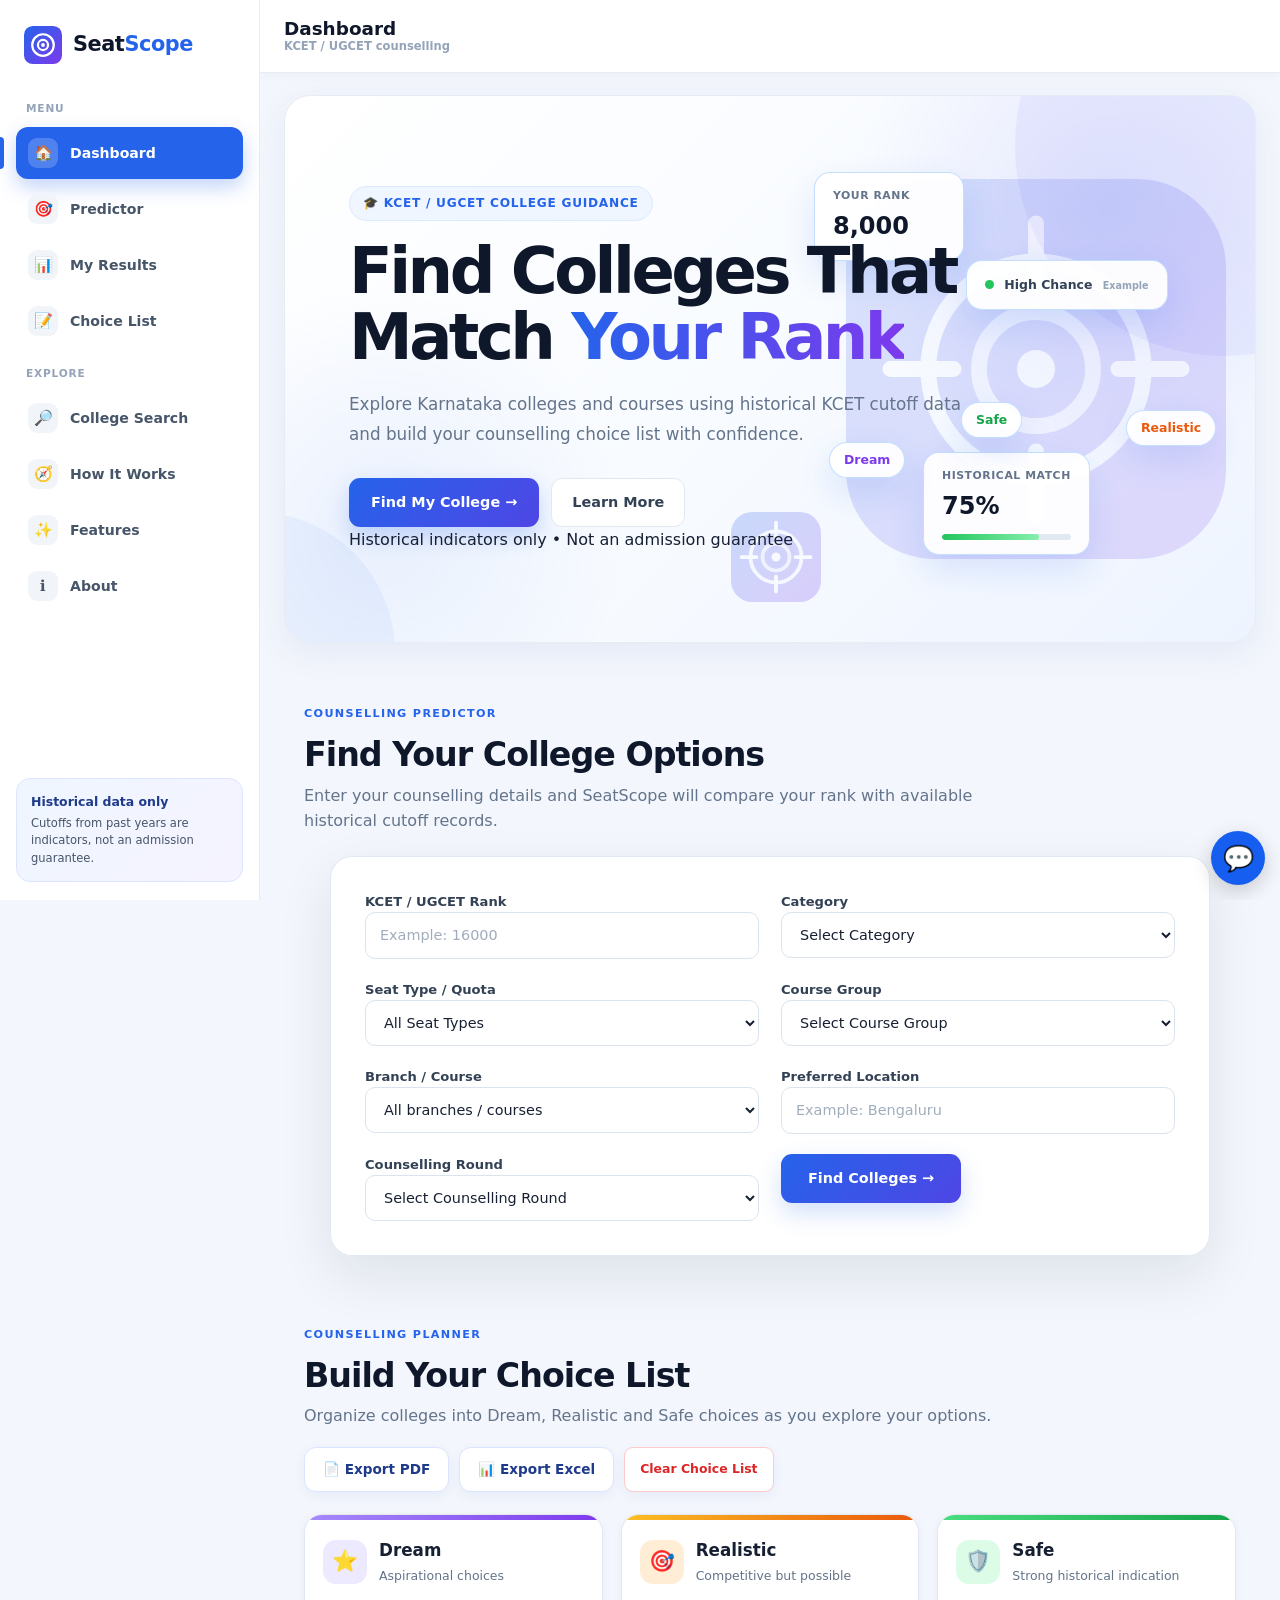
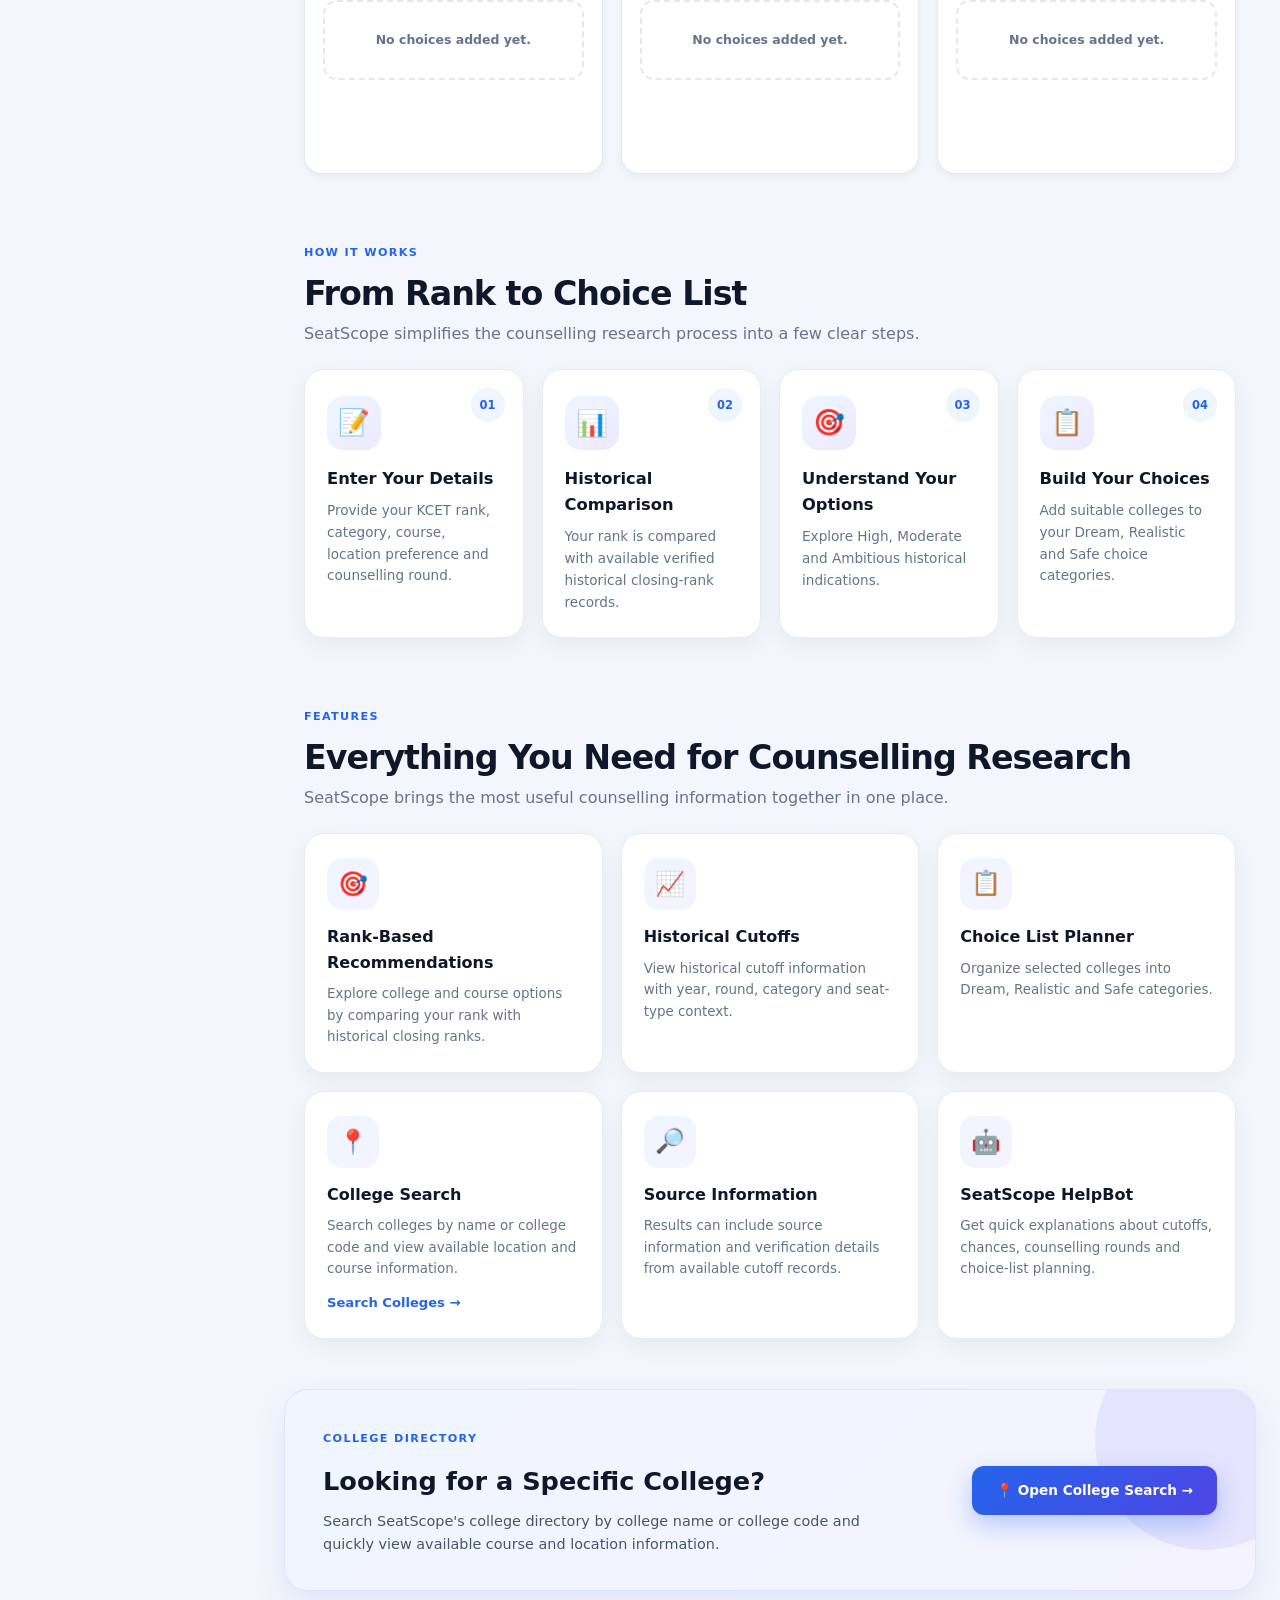
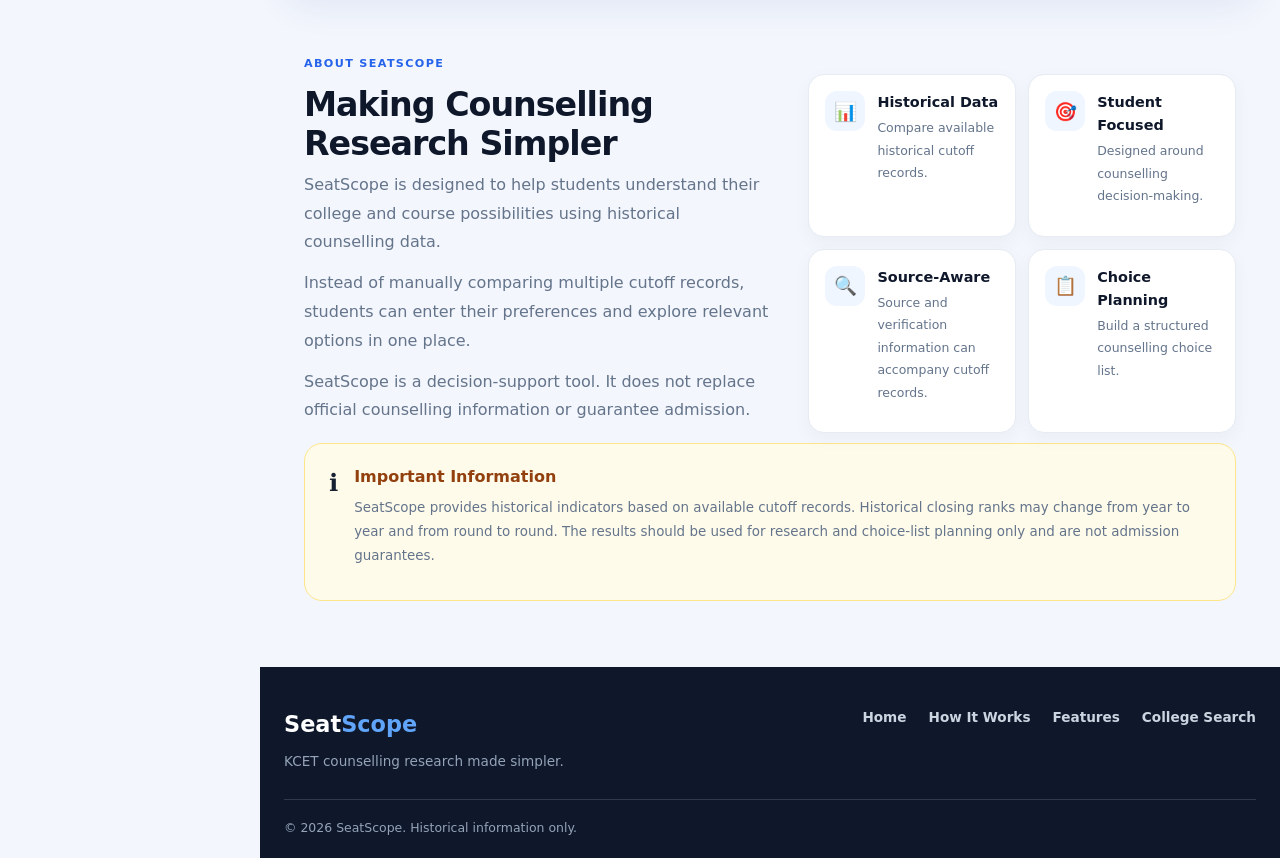
<file: index.html>
<!DOCTYPE html>
<html lang="en">

<head>
    <meta charset="UTF-8">
    <meta name="viewport" content="width=device-width, initial-scale=1.0">

    <title>SeatScope - KCET College Predictor</title>

    <link rel="stylesheet" href="style.css">
</head>

<body>


    <!-- =========================
         SIDEBAR
    ========================== -->

    <aside class="sidebar" id="sidebar">

        <a href="#home" class="side-brand">
            <span class="side-logo"><svg viewBox="0 0 120 120" xmlns="http://www.w3.org/2000/svg">
                <defs><linearGradient id="ssGradSide" x1="0" y1="0" x2="1" y2="1"><stop offset="0" stop-color="#2563eb"/><stop offset="1" stop-color="#7c3aed"/></linearGradient></defs>
                <rect width="120" height="120" rx="28" fill="url(#ssGradSide)"/>
                <circle cx="60" cy="60" r="34" fill="none" stroke="#fff" stroke-width="7"/>
                <circle cx="60" cy="60" r="16" fill="none" stroke="#fff" stroke-width="7"/>
                <circle cx="60" cy="60" r="6" fill="#fff"/>
              </svg></span>
            <span class="side-name">Seat<span>Scope</span></span>
        </a>

        <nav class="side-nav">

            <span class="side-label">MENU</span>

            <a href="#home" class="side-link" data-spy="home"><i>🏠</i>Dashboard</a>
            <a href="#counselling" class="side-link" data-spy="counselling"><i>🎯</i>Predictor</a>
            <a href="#results" class="side-link" data-spy="results"><i>📊</i>My Results</a>
            <a href="#choice-list" class="side-link" data-spy="choice-list"><i>📝</i>Choice List</a>

            <span class="side-label">EXPLORE</span>

            <a href="college-locations/locations.html" class="side-link"><i>🔎</i>College Search</a>
            <a href="#how-it-works" class="side-link" data-spy="how-it-works"><i>🧭</i>How It Works</a>
            <a href="#features" class="side-link" data-spy="features"><i>✨</i>Features</a>
            <a href="#about" class="side-link" data-spy="about"><i>ℹ️</i>About</a>

        </nav>

        <div class="side-note">
            <strong>Historical data only</strong>
            <span>Cutoffs from past years are indicators, not an admission guarantee.</span>
        </div>

    </aside>

    <div class="side-overlay" id="sideOverlay"></div>

    <!-- =========================
         NAVBAR
    ========================== -->

    <header class="navbar">

        <div class="nav-container">

            <button type="button" class="menu-toggle" id="menuToggle" aria-label="Open menu">☰</button>

            <span class="topbar-title">
                <b>Dashboard</b>
                <small>KCET / UGCET counselling</small>
            </span>

            <a href="#home" class="logo">
                Seat<span>Scope</span>
            </a>

            <nav class="nav-links">

                <a href="#home">
                    Home
                </a>

                <a href="#how-it-works">
                    How It Works
                </a>

                <a href="#features">
                    Features
                </a>

                <a href="college-locations/locations.html">
                    College Search
                </a>

            </nav>


        </div>

    </header>


    <!-- =========================
         HERO
    ========================== -->

    <section id="home" class="hero">

        <!-- floating background visuals (decorative only) -->
        <div class="hero-floaters" aria-hidden="true">

            <div class="float-layer" data-depth="14">
                <div class="float-logo float-logo-big">
                    <svg viewBox="0 0 120 120" xmlns="http://www.w3.org/2000/svg">
                    <defs>
                        <linearGradient id="ssGrad" x1="0" y1="0" x2="1" y2="1">
                            <stop offset="0" stop-color="#2563eb"/>
                            <stop offset="1" stop-color="#7c3aed"/>
                        </linearGradient>
                    </defs>
                    <rect width="120" height="120" rx="28" fill="url(#ssGrad)"/>
                    <circle cx="60" cy="60" r="34" fill="none" stroke="#fff" stroke-width="5" opacity="0.95"/>
                    <circle cx="60" cy="60" r="18" fill="none" stroke="#fff" stroke-width="5" opacity="0.8"/>
                    <circle cx="60" cy="60" r="6" fill="#fff"/>
                    <path d="M60 14v20M60 86v20M14 60h20M86 60h20" stroke="#fff" stroke-width="5" stroke-linecap="round"/>
                </svg>
                </div>
            </div>

            <div class="float-layer" data-depth="26">
                <div class="float-logo float-logo-small">
                    <svg viewBox="0 0 120 120" xmlns="http://www.w3.org/2000/svg">
                    <defs>
                        <linearGradient id="ssGrad2" x1="0" y1="0" x2="1" y2="1">
                            <stop offset="0" stop-color="#2563eb"/>
                            <stop offset="1" stop-color="#7c3aed"/>
                        </linearGradient>
                    </defs>
                    <rect width="120" height="120" rx="28" fill="url(#ssGrad2)"/>
                    <circle cx="60" cy="60" r="34" fill="none" stroke="#fff" stroke-width="5" opacity="0.95"/>
                    <circle cx="60" cy="60" r="18" fill="none" stroke="#fff" stroke-width="5" opacity="0.8"/>
                    <circle cx="60" cy="60" r="6" fill="#fff"/>
                    <path d="M60 14v20M60 86v20M14 60h20M86 60h20" stroke="#fff" stroke-width="5" stroke-linecap="round"/>
                </svg>
                </div>
            </div>

            <div class="float-layer" data-depth="34">
                <div class="float-card fc-1">
                    <span>Your Rank</span>
                    <strong>8,000</strong>
                </div>
            </div>

            <div class="float-layer" data-depth="22">
                <div class="float-card fc-2">
                    <span class="dot high"></span>
                    High Chance
                    <small>Example</small>
                </div>
            </div>

            <div class="float-layer" data-depth="40">
                <div class="float-card fc-3">
                    <span>Historical Match</span>
                    <strong>75%</strong>
                    <div class="fc-bar"><i></i></div>
                </div>
            </div>

            <div class="float-layer" data-depth="18">
                <div class="float-chip fc-4">Dream</div>
                <div class="float-chip fc-5">Realistic</div>
                <div class="float-chip fc-6">Safe</div>
            </div>

        </div>

        <div class="hero-content">

            <div class="hero-badge">
                🎓 KCET / UGCET College Guidance
            </div>

            <h1>
                Find Colleges That Match
                <span>Your Rank</span>
            </h1>

            <p>
                Explore Karnataka colleges and courses using
                historical KCET cutoff data and build your
                counselling choice list with confidence.
            </p>

            <div class="hero-buttons">

                <a
                    href="#counselling"
                    id="findOptionsBtn"
                    class="primary-btn"
                >
                    Find My College
                    <span>→</span>
                </a>

                <button
                    id="learnMoreBtn"
                    class="secondary-btn"
                    type="button"
                >
                    Learn More
                </button>

            </div>

            <div class="hero-note">
                Historical indicators only • Not an admission guarantee
            </div>

        </div>

    </section>


    <!-- =========================
         COUNSELLING FORM
    ========================== -->

    <section
        id="counselling"
        class="counselling-section"
    >

        <div class="section-container">

            <div class="section-heading">

                <span class="small-title">
                    COUNSELLING PREDICTOR
                </span>

                <h2>
                    Find Your College Options
                </h2>

                <p>
                    Enter your counselling details and SeatScope
                    will compare your rank with available historical
                    cutoff records.
                </p>

            </div>


            <form
                id="counsellingForm"
                class="counselling-form"
            >

                <!-- RANK -->

                <div class="form-group">

                    <label for="rank">
                        KCET / UGCET Rank
                    </label>

                    <input
                        type="number"
                        id="rank"
                        name="rank"
                        placeholder="Example: 16000"
                        min="1"
                        required
                    >

                </div>


                <!-- CATEGORY -->

                <div class="form-group">

                    <label for="category">
                        Category
                    </label>

                    <select
                        id="category"
                        name="category"
                        required
                    >

                        <option value="">
                            Select Category
                        </option>

                    </select>

                </div>


                <!-- SEAT TYPE -->

                <div class="form-group">

                    <label for="seatType">
                        Seat Type / Quota
                    </label>

                    <select
                        id="seatType"
                        name="seatType"
                    >

                        <option value="">
                            All Seat Types
                        </option>

                    </select>

                </div>


                <!-- COURSE GROUP -->

                <div class="form-group">

                    <label for="courseGroup">
                        Course Group
                    </label>

                    <select
                        id="courseGroup"
                        name="courseGroup"
                        required
                    >

                        <option value="">
                            Select Course Group
                        </option>

                    </select>

                </div>


                <!-- BRANCH -->

                <div class="form-group">

                    <label for="branch">
                        Branch / Course
                    </label>

                    <select
                        id="branch"
                        name="branch"
                    >

                        <option value="">
                            All branches / courses
                        </option>

                    </select>

                </div>


                <!-- LOCATION -->

                <div class="form-group">

                    <label for="location">
                        Preferred Location
                    </label>

                    <input
                        type="text"
                        id="location"
                        name="location"
                        placeholder="Example: Bengaluru"
                    >

                </div>


                <!-- ROUND -->

                <div class="form-group">

                    <label for="round">
                        Counselling Round
                    </label>

                    <select
                        id="round"
                        name="round"
                        required
                    >

                        <option value="">
                            Select Counselling Round
                        </option>

                        <option value="Round 1">
                            Round 1
                        </option>

                        <option value="Round 2">
                            Round 2
                        </option>

                        <option value="Final / Extended">
                            Final / Extended
                        </option>

                    </select>

                </div>


                <!-- SUBMIT -->

                <div class="form-submit">

                    <button
                        type="submit"
                        class="primary-btn"
                    >
                        Find Colleges
                        <span>→</span>
                    </button>

                </div>

            </form>

        </div>

    </section>


    <!-- =========================
         RESULTS
    ========================== -->

    <section
        id="results"
        class="results-section"
        hidden
    >

        <div class="section-container">

            <div class="section-heading">

                <span class="small-title">
                    YOUR RESULTS
                </span>

                <h2>
                    Recommended College Options
                </h2>

                <p id="resultHistoricalText">
                    Historical indication based on available
                    verified years for the selected course and
                    counselling round.
                </p>

            </div>


            <!-- RESULT SUMMARY -->

            <div class="result-summary">

                <div class="summary-item">

                    <span>
                        Your Rank
                    </span>

                    <strong id="resultRank">
                        —
                    </strong>

                </div>


                <div class="summary-item">

                    <span>
                        Category
                    </span>

                    <strong id="resultCategory">
                        —
                    </strong>

                </div>


                <div class="summary-item">

                    <span>
                        Course
                    </span>

                    <strong id="resultCourse">
                        —
                    </strong>

                </div>


                <div class="summary-item">

                    <span>
                        Counselling Round
                    </span>

                    <strong id="resultYearRound">
                        —
                    </strong>

                </div>

            </div>


            <!-- COUNTS -->

            <div class="result-counts">

                <div class="count-card high">

                    <span class="count-icon">
                        ✓
                    </span>

                    <div>

                        <strong id="highCount">
                            0
                        </strong>

                        <span>
                            High Chance
                        </span>

                    </div>

                </div>


                <div class="count-card moderate">

                    <span class="count-icon">
                        ~
                    </span>

                    <div>

                        <strong id="moderateCount">
                            0
                        </strong>

                        <span>
                            Moderate Chance
                        </span>

                    </div>

                </div>


                <div class="count-card ambitious">

                    <span class="count-icon">
                        ↑
                    </span>

                    <div>

                        <strong id="ambitiousCount">
                            0
                        </strong>

                        <span>
                            Ambitious
                        </span>

                    </div>

                </div>


                <div class="count-card total">

                    <span class="count-icon">
                        #
                    </span>

                    <div>

                        <strong id="totalCount">
                            0
                        </strong>

                        <span>
                            Total Options
                        </span>

                    </div>

                </div>

            </div>


            <!-- CHANCE CHARTS -->

            <div class="chart-panel">

                <div class="chart-card">

                    <div class="chart-head">
                        <h3>Options by Chance</h3>
                        <span>Historical indicators</span>
                    </div>

                    <div class="chart-bars">

                        <div class="bar-col">
                            <b id="barHighVal">0</b>
                            <div class="bar-wrap"><div class="bar high" id="barHigh"></div></div>
                            <span>High</span>
                        </div>

                        <div class="bar-col">
                            <b id="barModerateVal">0</b>
                            <div class="bar-wrap"><div class="bar moderate" id="barModerate"></div></div>
                            <span>Moderate</span>
                        </div>

                        <div class="bar-col">
                            <b id="barAmbitiousVal">0</b>
                            <div class="bar-wrap"><div class="bar ambitious" id="barAmbitious"></div></div>
                            <span>Ambitious</span>
                        </div>

                    </div>

                </div>

                <div class="chart-card donut-card">

                    <div class="chart-head">
                        <h3>Share of Options</h3>
                    </div>

                    <div class="donut-area">

                        <div class="donut" id="chanceDonut">
                            <div class="donut-hole">
                                <strong id="donutTotal">0</strong>
                                <span>options</span>
                            </div>
                        </div>

                        <ul class="donut-legend">
                            <li><i class="high"></i>High <b id="legHigh">0%</b></li>
                            <li><i class="moderate"></i>Moderate <b id="legModerate">0%</b></li>
                            <li><i class="ambitious"></i>Ambitious <b id="legAmbitious">0%</b></li>
                        </ul>

                    </div>

                </div>

            </div>


            <!-- HIGH -->

            <div class="result-group">

                <div class="result-group-heading">

                    <span class="chance-label high">
                        HIGH CHANCE
                    </span>

                    <h3>
                        Strong Historical Options
                    </h3>

                </div>

                <div
                    id="highCollegeList"
                    class="college-list"
                >
                </div>

            </div>


            <!-- MODERATE -->

            <div class="result-group">

                <div class="result-group-heading">

                    <span class="chance-label moderate">
                        MODERATE
                    </span>

                    <h3>
                        Competitive Options
                    </h3>

                </div>

                <div
                    id="moderateCollegeList"
                    class="college-list"
                >
                </div>

            </div>


            <!-- AMBITIOUS -->

            <div class="result-group">

                <div class="result-group-heading">

                    <span class="chance-label ambitious">
                        AMBITIOUS
                    </span>

                    <h3>
                        Aspirational Options
                    </h3>

                </div>

                <div
                    id="ambitiousCollegeList"
                    class="college-list"
                >
                </div>

            </div>


            <!-- DISCLAIMER -->

            <div class="result-disclaimer">

                <strong>
                    Historical indicator only:
                </strong>

                SeatScope compares your rank with available
                historical closing-rank records. Cutoffs can
                change between years and counselling rounds.
                Final admission depends on the official
                counselling process, seat availability and
                applicable eligibility rules.

            </div>

        </div>

    </section>
    <!-- =========================
         CHOICE LIST
    ========================== -->

    <section
        id="choice-list"
        class="choice-section"
    >

        <div class="section-container">

            <div class="section-heading">

                <span class="small-title">
                    COUNSELLING PLANNER
                </span>

                <h2>
                    Build Your Choice List
                </h2>

                <p>
                    Organize colleges into Dream, Realistic
                    and Safe choices as you explore your options.
                </p>


                <div class="choice-actions">

                <!-- EXPORT BUTTONS -->

                <button
                    id="exportPdfBtn"
                    class="secondary-btn"
                    type="button"
                >
                    📄 Export PDF
                </button>


                <button
                    id="exportExcelBtn"
                    class="secondary-btn"
                    type="button"
                >
                    📊 Export Excel
                </button>


                <!-- CLEAR BUTTON -->

                <button
                    id="clearChoiceListBtn"
                    class="secondary-btn"
                    type="button"
                >
                    Clear Choice List
                </button>

                </div>

            </div>


            <div class="choice-grid">

                <!-- DREAM -->

                <div class="choice-column dream">

                    <div class="choice-heading">

                        <span>
                            ⭐
                        </span>

                        <div>

                            <h3>
                                Dream
                            </h3>

                            <p>
                                Aspirational choices
                            </p>

                        </div>

                    </div>

                    <div id="dreamChoices">
                    </div>

                </div>


                <!-- REALISTIC -->

                <div class="choice-column realistic">

                    <div class="choice-heading">

                        <span>
                            🎯
                        </span>

                        <div>

                            <h3>
                                Realistic
                            </h3>

                            <p>
                                Competitive but possible
                            </p>

                        </div>

                    </div>

                    <div id="realisticChoices">
                    </div>

                </div>


                <!-- SAFE -->

                <div class="choice-column safe">

                    <div class="choice-heading">

                        <span>
                            🛡️
                        </span>

                        <div>

                            <h3>
                                Safe
                            </h3>

                            <p>
                                Strong historical indication
                            </p>

                        </div>

                    </div>

                    <div id="safeChoices">
                    </div>

                </div>

            </div>

        </div>

    </section>


    <!-- =========================
         HOW IT WORKS
    ========================== -->

    <section
        id="how-it-works"
        class="how-section"
    >

        <div class="section-container">

            <div class="section-heading">

                <span class="small-title">
                    HOW IT WORKS
                </span>

                <h2>
                    From Rank to Choice List
                </h2>

                <p>
                    SeatScope simplifies the counselling research
                    process into a few clear steps.
                </p>

            </div>


            <div class="steps-grid">

                <div class="step-card">

                    <span class="step-number">
                        01
                    </span>

                    <div class="step-icon">
                        📝
                    </div>

                    <h3>
                        Enter Your Details
                    </h3>

                    <p>
                        Provide your KCET rank, category,
                        course, location preference and
                        counselling round.
                    </p>

                </div>


                <div class="step-card">

                    <span class="step-number">
                        02
                    </span>

                    <div class="step-icon">
                        📊
                    </div>

                    <h3>
                        Historical Comparison
                    </h3>

                    <p>
                        Your rank is compared with available
                        verified historical closing-rank records.
                    </p>

                </div>


                <div class="step-card">

                    <span class="step-number">
                        03
                    </span>

                    <div class="step-icon">
                        🎯
                    </div>

                    <h3>
                        Understand Your Options
                    </h3>

                    <p>
                        Explore High, Moderate and Ambitious
                        historical indications.
                    </p>

                </div>


                <div class="step-card">

                    <span class="step-number">
                        04
                    </span>

                    <div class="step-icon">
                        📋
                    </div>

                    <h3>
                        Build Your Choices
                    </h3>

                    <p>
                        Add suitable colleges to your Dream,
                        Realistic and Safe choice categories.
                    </p>

                </div>

            </div>

        </div>

    </section>


    <!-- =========================
         FEATURES
    ========================== -->

    <section
        id="features"
        class="features-section"
    >

        <div class="section-container">

            <div class="section-heading">

                <span class="small-title">
                    FEATURES
                </span>

                <h2>
                    Everything You Need for Counselling Research
                </h2>

                <p>
                    SeatScope brings the most useful counselling
                    information together in one place.
                </p>

            </div>


            <div class="features-grid">

                <div class="feature-card">

                    <div class="feature-icon">
                        🎯
                    </div>

                    <h3>
                        Rank-Based Recommendations
                    </h3>

                    <p>
                        Explore college and course options by
                        comparing your rank with historical
                        closing ranks.
                    </p>

                </div>


                <div class="feature-card">

                    <div class="feature-icon">
                        📈
                    </div>

                    <h3>
                        Historical Cutoffs
                    </h3>

                    <p>
                        View historical cutoff information with
                        year, round, category and seat-type context.
                    </p>

                </div>


                <div class="feature-card">

                    <div class="feature-icon">
                        📋
                    </div>

                    <h3>
                        Choice List Planner
                    </h3>

                    <p>
                        Organize selected colleges into Dream,
                        Realistic and Safe categories.
                    </p>

                </div>


                <div class="feature-card">

                    <div class="feature-icon">
                        📍
                    </div>

                    <h3>
                        College Search
                    </h3>

                    <p>
                        Search colleges by name or college code
                        and view available location and course
                        information.
                    </p>

                    <a
                        href="college-locations/locations.html"
                        class="feature-link"
                    >
                        Search Colleges →
                    </a>

                </div>


                <div class="feature-card">

                    <div class="feature-icon">
                        🔎
                    </div>

                    <h3>
                        Source Information
                    </h3>

                    <p>
                        Results can include source information
                        and verification details from available
                        cutoff records.
                    </p>

                </div>


                <div class="feature-card">

                    <div class="feature-icon">
                        🤖
                    </div>

                    <h3>
                        SeatScope HelpBot
                    </h3>

                    <p>
                        Get quick explanations about cutoffs,
                        chances, counselling rounds and
                        choice-list planning.
                    </p>

                </div>

            </div>

        </div>

    </section>


    <!-- =========================
         COLLEGE SEARCH PROMO
    ========================== -->

    <section class="college-search-promo">

        <div class="section-container">

            <div class="promo-card">

                <div>

                    <span class="small-title">
                        COLLEGE DIRECTORY
                    </span>

                    <h2>
                        Looking for a Specific College?
                    </h2>

                    <p>
                        Search SeatScope's college directory by
                        college name or college code and quickly
                        view available course and location
                        information.
                    </p>

                </div>

                <a
                    href="college-locations/locations.html"
                    class="primary-btn"
                >
                    📍 Open College Search →
                </a>

            </div>

        </div>

    </section>


    <!-- =========================
         ABOUT
    ========================== -->

    <section
        id="about"
        class="about-section"
    >

        <div class="section-container">

            <div class="about-content">

                <div>

                    <span class="small-title">
                        ABOUT SEATSCOPE
                    </span>

                    <h2>
                        Making Counselling Research Simpler
                    </h2>

                    <p>
                        SeatScope is designed to help students
                        understand their college and course
                        possibilities using historical
                        counselling data.
                    </p>

                    <p>
                        Instead of manually comparing multiple
                        cutoff records, students can enter their
                        preferences and explore relevant options
                        in one place.
                    </p>

                    <p>
                        SeatScope is a decision-support tool.
                        It does not replace official counselling
                        information or guarantee admission.
                    </p>

                </div>


                <div class="about-points">

                    <div class="about-point">

                        <span>
                            📊
                        </span>

                        <div>

                            <strong>
                                Historical Data
                            </strong>

                            <p>
                                Compare available historical
                                cutoff records.
                            </p>

                        </div>

                    </div>


                    <div class="about-point">

                        <span>
                            🎯
                        </span>

                        <div>

                            <strong>
                                Student Focused
                            </strong>

                            <p>
                                Designed around counselling
                                decision-making.
                            </p>

                        </div>

                    </div>


                    <div class="about-point">

                        <span>
                            🔍
                        </span>

                        <div>

                            <strong>
                                Source-Aware
                            </strong>

                            <p>
                                Source and verification information
                                can accompany cutoff records.
                            </p>

                        </div>

                    </div>


                    <div class="about-point">

                        <span>
                            📋
                        </span>

                        <div>

                            <strong>
                                Choice Planning
                            </strong>

                            <p>
                                Build a structured counselling
                                choice list.
                            </p>

                        </div>

                    </div>

                </div>

            </div>


            <div class="important-info">

                <span>
                    ℹ️
                </span>

                <div>

                    <h3>
                        Important Information
                    </h3>

                    <p>
                        SeatScope provides historical indicators
                        based on available cutoff records.
                        Historical closing ranks may change from
                        year to year and from round to round.
                        The results should be used for research
                        and choice-list planning only and are not
                        admission guarantees.
                    </p>

                </div>

            </div>

        </div>

    </section>


    <!-- =========================
         FOOTER
    ========================== -->

    <footer class="footer">

        <div class="footer-container">

            <div>

                <a
                    href="#home"
                    class="footer-logo"
                >
                    Seat<span>Scope</span>
                </a>

                <p>
                    KCET counselling research made simpler.
                </p>

            </div>


            <div class="footer-links">

                <a href="#home">
                    Home
                </a>

                <a href="#how-it-works">
                    How It Works
                </a>

                <a href="#features">
                    Features
                </a>

                <a href="college-locations/locations.html">
                    College Search
                </a>

            </div>

        </div>


        <div class="footer-bottom">

            <p>
                © 2026 SeatScope. Historical information only.
            </p>

        </div>

    </footer>


    <!-- =========================
         SEATSCOPE JAVASCRIPT
    ========================== -->

    <script src="script.js"></script>

    <script src="helpbot-loader.js"></script>

</body>

</html>
</file>
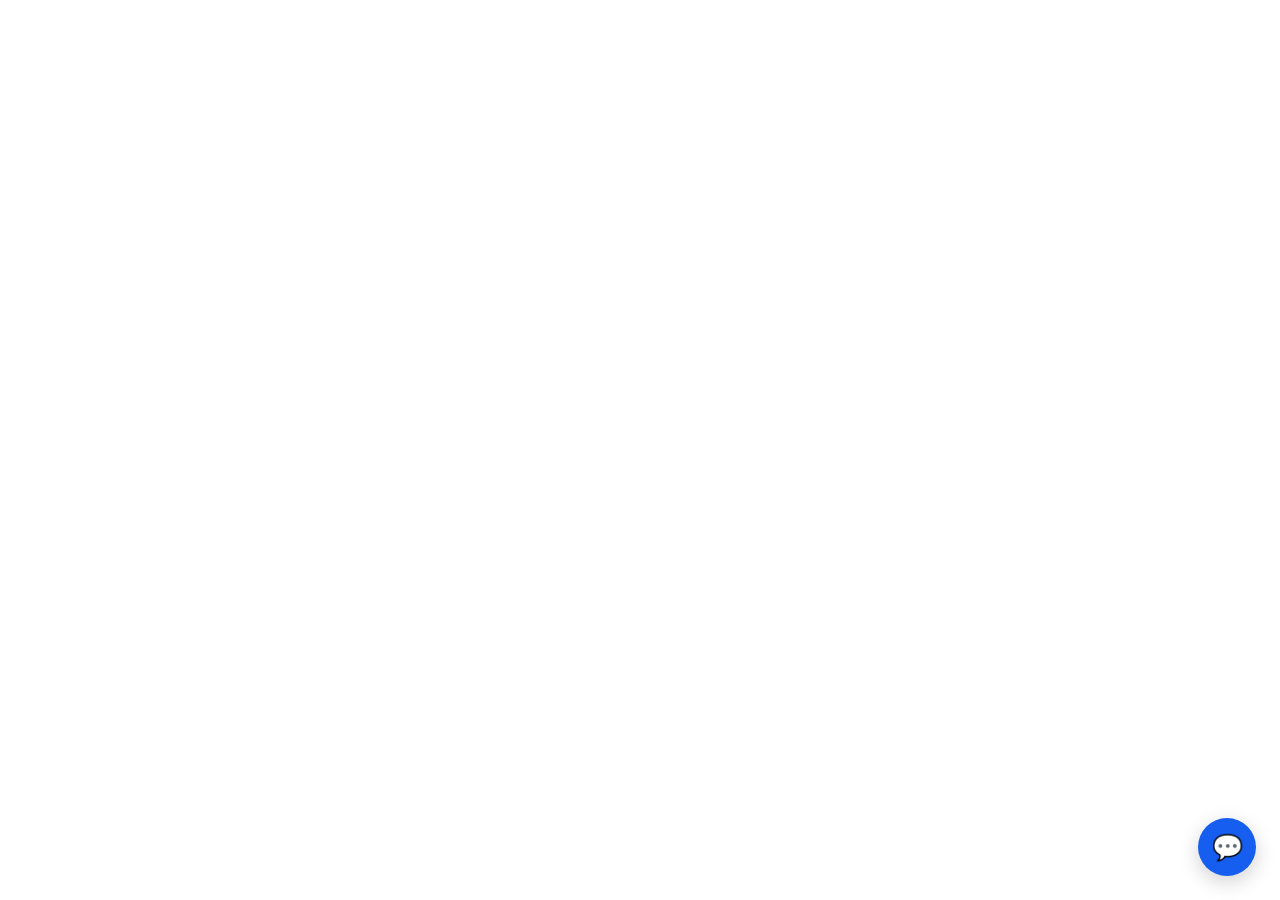
<file: helpbot.html>
<!DOCTYPE html>
<html lang="en">
<head>
    <meta charset="UTF-8">
    <meta name="viewport" content="width=device-width, initial-scale=1.0">
    <title>SeatScope HelpBot</title>
    <link rel="stylesheet" href="helpbot.css">
</head>

<body>

    <div class="helpbot">

        <button id="helpbotToggle" class="helpbot-toggle" aria-label="Open SeatScope HelpBot">
            <span>💬</span>
        </button>

        <div id="helpbotWindow" class="helpbot-window">

            <div class="helpbot-header">
                <div>
                    <div class="bot-title">SeatScope HelpBot</div>
                    <div class="bot-status">
                        <span class="status-dot"></span>
                        Online
                    </div>
                </div>

                <button id="helpbotClose" class="close-btn">×</button>
            </div>

            <div id="chatMessages" class="chat-messages">

                <div class="message bot-message">
                    <div class="message-bubble">
                        👋 Hi! I'm <strong>SeatScope HelpBot</strong>.<br><br>
                        I can help you understand SeatScope, KCET cutoffs,
                        chances, counselling rounds and your choice list.
                    </div>
                </div>

                <div class="quick-questions">
                    <button data-question="How does SeatScope work?">
                        How does SeatScope work?
                    </button>

                    <button data-question="What does High Chance mean?">
                        What does High Chance mean?
                    </button>

                    <button data-question="What are Dream, Realistic and Safe choices?">
                        Dream / Realistic / Safe?
                    </button>

                    <button data-question="Is admission guaranteed?">
                        Is admission guaranteed?
                    </button>
                </div>

            </div>

            <div class="typing-indicator" id="typingIndicator">
                SeatScope HelpBot is typing...
            </div>

            <div class="chat-input-area">

                <input
                    type="text"
                    id="chatInput"
                    placeholder="Ask something..."
                    autocomplete="off"
                >

                <button id="sendMessage" aria-label="Send message">
                    ➤
                </button>

            </div>

        </div>

    </div>

    <script src="helpbot.js"></script>

</body>
</html>
</file>
<file: style.css>
/* =========================================================
   SEATSCOPE — MODERN COUNSELLING UI
   CSS ONLY
========================================================= */

:root {
    --primary: #2563eb;
    --primary-dark: #1d4ed8;
    --primary-soft: #eff6ff;

    --purple: #7c3aed;
    --green: #16a34a;
    --orange: #ea580c;
    --red: #dc2626;

    --text: #172033;
    --text-soft: #64748b;
    --muted: #94a3b8;

    --bg: #f8fafc;
    --white: #ffffff;
    --border: #e2e8f0;

    --shadow-sm:
        0 2px 8px rgba(15, 23, 42, 0.05);

    --shadow:
        0 10px 30px rgba(15, 23, 42, 0.08);

    --shadow-lg:
        0 20px 50px rgba(15, 23, 42, 0.12);

    --radius: 18px;
    --radius-sm: 12px;

    --container: 1180px;
}


/* =========================================================
   RESET
========================================================= */

* {
    box-sizing: border-box;
    margin: 0;
    padding: 0;
}

html {
    scroll-behavior: smooth;
}

body {
    font-family:
        Inter,
        ui-sans-serif,
        system-ui,
        -apple-system,
        BlinkMacSystemFont,
        "Segoe UI",
        sans-serif;

    color: var(--text);
    background: var(--bg);

    line-height: 1.6;

    overflow-x: hidden;
}

button,
input,
select {
    font: inherit;
}

button {
    cursor: pointer;
}

a {
    color: inherit;
    text-decoration: none;
}

img {
    max-width: 100%;
    display: block;
}


/* =========================================================
   COMMON CONTAINER
========================================================= */

.container,
.nav-container,
.hero-container,
.section-container,
.results-container,
.planner-container {
    width: min(
        calc(100% - 40px),
        var(--container)
    );

    margin-left: auto;
    margin-right: auto;
}


/* =========================================================
   NAVBAR
========================================================= */

.navbar {
    position: sticky;
    top: 0;
    z-index: 1000;

    width: 100%;

    background: rgba(255, 255, 255, 0.98);

    border-bottom: 1px solid
        rgba(226, 232, 240, 0.8);

    box-shadow:
        0 1px 12px rgba(15, 23, 42, 0.04);
}

.nav-container {
    min-height: 72px;

    display: flex;
    align-items: center;
    justify-content: space-between;

    gap: 30px;
}

.logo {
    font-size: 1.55rem;
    font-weight: 900;
    letter-spacing: -0.04em;

    color: #0f172a;
}

.logo span {
    color: var(--primary);
}

.nav-links {
    display: flex;
    align-items: center;
    justify-content: center;

    gap: 30px;

    flex: 1;
}

.nav-links a {
    position: relative;

    color: #475569;

    font-size: 0.9rem;
    font-weight: 600;

    transition:
        color 0.2s ease;
}

.nav-links a:hover {
    color: var(--primary);
}

.nav-links a::after {
    content: "";

    position: absolute;
    left: 0;
    bottom: -7px;

    width: 0;
    height: 2px;

    background: var(--primary);

    border-radius: 10px;

    transition:
        width 0.2s ease;
}

.nav-links a:hover::after {
    width: 100%;
}

/* =========================================================
   HERO
========================================================= */

.hero {
    position: relative;

    min-height: 530px;

    display: flex;
    align-items: center;

    overflow: hidden;

    background:
        radial-gradient(
            circle at 85% 20%,
            rgba(99, 102, 241, 0.12),
            transparent 28%
        ),
        radial-gradient(
            circle at 10% 80%,
            rgba(37, 99, 235, 0.08),
            transparent 25%
        ),
        linear-gradient(
            135deg,
            #ffffff 0%,
            #f8fbff 48%,
            #eef4ff 100%
        );
}

.hero::before {
    content: "";

    position: absolute;

    width: 420px;
    height: 420px;

    right: -180px;
    top: -160px;

    border-radius: 50%;

    background:
        rgba(99, 102, 241, 0.08);

    pointer-events: none;
}

.hero::after {
    content: "";

    position: absolute;

    width: 280px;
    height: 280px;

    left: -170px;
    bottom: -150px;

    border-radius: 50%;

    background:
        rgba(37, 99, 235, 0.06);

    pointer-events: none;
}

.hero-content {
    position: relative;
    z-index: 2;

    width: min(
        calc(100% - 40px),
        var(--container)
    );

    margin: auto;

    padding: 90px 0;
}

.hero-content h1 {
    max-width: 700px;

    font-size:
        clamp(
            2.6rem,
            5vw,
            4.6rem
        );

    line-height: 1.03;

    letter-spacing: -0.055em;

    font-weight: 900;

    color: #0f172a;

    margin: 18px 0;
}

.hero-content h1 span {
    color: var(--primary);
}

.hero-content p {
    max-width: 620px;

    color: #64748b;

    font-size: 1.05rem;

    line-height: 1.8;

    margin-bottom: 28px;
}

.hero-badge,
.badge {
    display: inline-flex;
    align-items: center;

    gap: 7px;

    padding: 7px 13px;

    border-radius: 999px;

    background: var(--primary-soft);

    color: var(--primary);

    border: 1px solid
        #dbeafe;

    font-size: 0.76rem;
    font-weight: 800;

    text-transform: uppercase;
    letter-spacing: 0.06em;
}

.hero-buttons {
    display: flex;
    align-items: center;

    gap: 12px;

    flex-wrap: wrap;
}

#findOptionsBtn {
    border: none;

    background:
        linear-gradient(
            135deg,
            var(--primary),
            #4f46e5
        );

    color: white;

    padding: 13px 22px;

    border-radius: 11px;

    font-size: 0.9rem;
    font-weight: 800;

    box-shadow:
        0 10px 22px
        rgba(37, 99, 235, 0.22);

    transition:
        all 0.2s ease;
}

#findOptionsBtn:hover {
    transform: translateY(-2px);

    box-shadow:
        0 14px 28px
        rgba(37, 99, 235, 0.28);
}

#learnMoreBtn {
    border: 1px solid var(--border);

    background: white;

    color: #334155;

    padding: 12px 20px;

    border-radius: 11px;

    font-size: 0.9rem;
    font-weight: 700;

    transition:
        all 0.2s ease;
}

#learnMoreBtn:hover {
    border-color: #bfdbfe;
    color: var(--primary);

    transform: translateY(-1px);
}


/* =========================================================
   COUNSELLING SECTION
========================================================= */

#counselling {
    position: relative;

    padding: 90px 20px 100px;

    background:
        linear-gradient(
            180deg,
            #f8fbff 0%,
            #f1f5f9 100%
        );
}

.counselling-header {
    width: min(
        100%,
        760px
    );

    margin: 0 auto 38px;

    text-align: center;
}

.counselling-header h2,
#counselling h2 {
    font-size:
        clamp(
            2rem,
            3.5vw,
            3rem
        );

    line-height: 1.1;

    letter-spacing: -0.04em;

    color: #0f172a;

    margin: 8px 0 12px;
}

.counselling-header p,
#counselling > p {
    color: var(--text-soft);

    max-width: 680px;

    margin: auto;
}


/* =========================================================
   FORM CARD
========================================================= */

#counsellingForm {
    position: relative;

    width: min(
        100%,
        880px
    );

    margin: 0 auto;

    padding: 34px;

    background: rgba(
        255,
        255,
        255,
        0.96
    );

    border:
        1px solid
        rgba(226, 232, 240, 0.95);

    border-radius: 22px;

    box-shadow:
        0 20px 55px
        rgba(15, 23, 42, 0.09);

    display: grid;

    grid-template-columns:
        repeat(2, minmax(0, 1fr));

    gap: 20px 22px;
}

#counsellingForm label {
    display: flex;

    flex-direction: column;

    gap: 7px;

    color: #334155;

    font-size: 0.82rem;
    font-weight: 800;
}

#counsellingForm input,
#counsellingForm select {
    width: 100%;

    min-height: 46px;

    padding:
        11px 14px;

    border:
        1px solid
        #dbe3ee;

    border-radius: 10px;

    background: #ffffff;

    color: #172033;

    outline: none;

    font-size: 0.9rem;

    transition:
        border-color 0.2s ease,
        box-shadow 0.2s ease,
        background 0.2s ease;
}

#counsellingForm input::placeholder {
    color: #a1adbd;
}

#counsellingForm input:hover,
#counsellingForm select:hover {
    border-color: #bfd0e7;
}

#counsellingForm input:focus,
#counsellingForm select:focus {
    border-color:
        var(--primary);

    box-shadow:
        0 0 0 4px
        rgba(37, 99, 235, 0.09);

    background: #fff;
}

#counsellingForm select {
    cursor: pointer;
}

#counsellingForm button[type="submit"] {
    grid-column: 1 / -1;

    justify-self: center;

    min-width: 180px;

    border: none;

    padding: 13px 24px;

    border-radius: 11px;

    background:
        linear-gradient(
            135deg,
            #2563eb,
            #4f46e5
        );

    color: white;

    font-weight: 800;
    font-size: 0.9rem;

    box-shadow:
        0 10px 24px
        rgba(37, 99, 235, 0.2);

    transition:
        transform 0.2s ease,
        box-shadow 0.2s ease;
}

#counsellingForm button[type="submit"]:hover {
    transform: translateY(-2px);

    box-shadow:
        0 15px 30px
        rgba(37, 99, 235, 0.28);
}


/* =========================================================
   RESULTS
========================================================= */

#results {
    padding: 90px 20px 100px;

    background: #ffffff;

    border-top:
        1px solid
        var(--border);
}

.results-header {
    width: min(
        100%,
        var(--container)
    );

    margin: 0 auto 30px;

    text-align: center;
}

.results-header h2,
#results h2 {
    font-size:
        clamp(
            2rem,
            3vw,
            2.8rem
        );

    line-height: 1.1;

    letter-spacing: -0.04em;

    color: #0f172a;
}

#resultHistoricalText {
    max-width: 720px;

    margin: 12px auto 0;

    color: var(--text-soft);

    font-size: 0.9rem;
}


/* =========================================================
   RESULT SUMMARY
========================================================= */

.result-summary {
    width: min(
        100%,
        var(--container)
    );

    margin: 0 auto 30px;

    display: grid;

    grid-template-columns:
        1.5fr
        repeat(4, 1fr);

    gap: 14px;
}

.result-info,
.result-stat {
    min-height: 110px;

    background: white;

    border:
        1px solid
        var(--border);

    border-radius: 16px;

    padding: 20px;

    box-shadow:
        var(--shadow-sm);
}

.result-info span,
.result-stat span {
    display: block;

    color: var(--muted);

    font-size: 0.72rem;

    text-transform: uppercase;

    letter-spacing: 0.06em;

    font-weight: 800;

    margin-bottom: 7px;
}

.result-info strong,
.result-stat strong {
    display: block;

    color: #0f172a;

    font-size: 1.2rem;

    line-height: 1.3;
}

#highCount {
    color: var(--green);
}

#moderateCount {
    color: var(--orange);
}

#ambitiousCount {
    color: var(--purple);
}

#totalCount {
    color: var(--primary);
}


/* =========================================================
   RESULT GROUPS
========================================================= */

.result-sections,
.results-grid {
    width: min(
        100%,
        var(--container)
    );

    margin: 0 auto;

    display: grid;

    grid-template-columns:
        repeat(3, minmax(0, 1fr));

    gap: 20px;

    align-items: start;
}

.result-group {
    min-width: 0;

    background: #f8fafc;

    border:
        1px solid
        var(--border);

    border-radius: 18px;

    padding: 18px;
}

.result-group h3 {
    font-size: 0.8rem;

    text-transform: uppercase;

    letter-spacing: 0.07em;

    font-weight: 900;

    margin-bottom: 16px;
}

#highCollegeList,
#moderateCollegeList,
#ambitiousCollegeList {
    display: flex;

    flex-direction: column;

    gap: 14px;
}


/* =========================================================
   COLLEGE RESULT CARD
========================================================= */

.college-card {
    position: relative;

    width: 100%;

    padding: 20px;

    background: white;

    border:
        1px solid
        #e2e8f0;

    border-radius: 16px;

    box-shadow:
        0 4px 15px
        rgba(15, 23, 42, 0.055);

    transition:
        transform 0.2s ease,
        box-shadow 0.2s ease,
        border-color 0.2s ease;
}

.college-card:hover {
    transform: translateY(-3px);

    border-color:
        #bfdbfe;

    box-shadow:
        0 14px 30px
        rgba(15, 23, 42, 0.09);
}

.college-card-header {
    display: flex;

    align-items: flex-start;

    justify-content: space-between;

    gap: 12px;

    margin-bottom: 13px;
}

.college-card-header h3 {
    color: #172033;

    font-size: 1rem;

    line-height: 1.35;

    font-weight: 850;

    margin: 0;
}

.college-code {
    display: inline-block;

    margin-top: 5px;

    color: var(--muted);

    font-size: 0.72rem;

    font-weight: 800;

    letter-spacing: 0.05em;
}

.college-course {
    color: var(--primary);

    font-size: 0.82rem;

    font-weight: 800;

    margin-bottom: 16px;
}

.chance-badge {
    flex-shrink: 0;

    padding: 5px 9px;

    border-radius: 999px;

    font-size: 0.68rem;

    font-weight: 900;
}

.chance-badge.high {
    color: #15803d;

    background: #dcfce7;

    border: 1px solid #bbf7d0;
}

.chance-badge.moderate {
    color: #c2410c;

    background: #ffedd5;

    border: 1px solid #fed7aa;
}

.chance-badge.ambitious {
    color: #6d28d9;

    background: #ede9fe;

    border: 1px solid #ddd6fe;
}


/* =========================================================
   COLLEGE DETAILS
========================================================= */

.college-details {
    display: grid;

    grid-template-columns:
        repeat(3, minmax(0, 1fr));

    gap: 8px;

    margin-bottom: 13px;
}

.detail-item {
    min-width: 0;

    padding: 10px;

    border-radius: 10px;

    background: #f8fafc;

    border:
        1px solid
        #eef2f7;
}

.detail-item span {
    display: block;

    color: var(--muted);

    font-size: 0.64rem;

    line-height: 1.3;

    margin-bottom: 3px;
}

.detail-item strong {
    display: block;

    color: #172033;

    font-size: 0.8rem;
}

.college-tags {
    display: flex;

    flex-wrap: wrap;

    gap: 6px;

    margin-bottom: 13px;
}

.college-tags span {
    padding: 5px 8px;

    border-radius: 7px;

    background: #f8fafc;

    border:
        1px solid
        #e5eaf1;

    color: #64748b;

    font-size: 0.65rem;

    font-weight: 700;
}

.historical-note {
    color: #94a3b8;

    font-size: 0.68rem;

    line-height: 1.5;

    margin-bottom: 15px;
}

.college-actions {
    display: flex;

    gap: 8px;

    align-items: center;
}

.source-btn,
.choice-list-btn {
    flex: 1;

    min-height: 36px;

    display: inline-flex;

    align-items: center;

    justify-content: center;

    padding: 7px 10px;

    border-radius: 9px;

    font-size: 0.7rem;

    font-weight: 800;

    transition:
        all 0.2s ease;
}

.source-btn {
    background: #f1f5f9;

    color: #475569;

    border:
        1px solid
        #e2e8f0;
}

.source-btn:hover {
    color: var(--primary);

    border-color:
        #bfdbfe;

    background: #eff6ff;
}

.choice-list-btn {
    border: none;

    background:
        linear-gradient(
            135deg,
            #2563eb,
            #4f46e5
        );

    color: white;

    box-shadow:
        0 5px 12px
        rgba(37, 99, 235, 0.15);
}

.choice-list-btn:hover {
    transform: translateY(-1px);

    box-shadow:
        0 8px 18px
        rgba(37, 99, 235, 0.22);
}


/* =========================================================
   NO RESULTS
========================================================= */

.no-results {
    padding: 30px 20px;

    text-align: center;

    background: white;

    border:
        1px dashed
        #cbd5e1;

    border-radius: 14px;

    color: #64748b;
}

.no-results h3 {
    color: #334155;

    margin-bottom: 5px;
}


/* =========================================================
   CHOICE LIST
========================================================= */

#choice-list {
    padding: 90px 20px;

    background:
        linear-gradient(
            180deg,
            #f8fafc,
            #ffffff
        );
}

.choice-list-header {
    width: min(
        100%,
        var(--container)
    );

    margin: 0 auto 30px;

    display: flex;

    align-items: flex-end;

    justify-content: space-between;

    gap: 20px;
}

#choice-list h2 {
    font-size:
        clamp(
            2rem,
            3vw,
            2.8rem
        );

    letter-spacing: -0.04em;
}

#clearChoiceListBtn {
    border:
        1px solid
        #fecaca;

    background: #fff;

    color: #dc2626;

    padding: 9px 15px;

    border-radius: 9px;

    font-size: 0.78rem;

    font-weight: 800;

    transition: all 0.2s ease;
}

#clearChoiceListBtn:hover {
    background: #fef2f2;
}

.choice-columns {
    width: min(
        100%,
        var(--container)
    );

    margin: auto;

    display: grid;

    grid-template-columns:
        repeat(3, minmax(0, 1fr));

    gap: 20px;
}

.choice-column {
    min-height: 250px;

    padding: 22px;

    background: white;

    border:
        1px solid
        var(--border);

    border-radius: 18px;

    box-shadow:
        var(--shadow-sm);
}

.choice-column h3 {
    font-size: 1.05rem;

    margin-bottom: 4px;
}

.choice-column p {
    color: var(--text-soft);

    font-size: 0.78rem;

    margin-bottom: 16px;
}

#dreamChoices,
#realisticChoices,
#safeChoices {
    display: flex;

    flex-direction: column;

    gap: 9px;
}

.choice-list-item {
    padding: 12px;

    background: #f8fafc;

    border:
        1px solid
        #e2e8f0;

    border-radius: 10px;
}

.choice-list-item strong {
    display: block;

    color: #172033;

    font-size: 0.8rem;

    line-height: 1.35;
}

.choice-list-item span {
    display: block;

    color: #94a3b8;

    font-size: 0.68rem;

    margin-top: 3px;
}

.empty-choice-list {
    color: #94a3b8;

    font-size: 0.75rem;

    text-align: center;

    padding: 20px;
}


/* =========================================================
   HOW IT WORKS
========================================================= */

#how-it-works {
    padding: 100px 20px;

    background: white;
}

#how-it-works h2 {
    text-align: center;

    font-size:
        clamp(
            2rem,
            3vw,
            2.8rem
        );

    letter-spacing: -0.04em;

    margin-bottom: 45px;
}

.steps,
.workflow,
.how-it-works-grid {
    width: min(
        100%,
        var(--container)
    );

    margin: auto;

    display: grid;

    grid-template-columns:
        repeat(4, minmax(0, 1fr));

    gap: 18px;
}

.step,
.workflow-step {
    position: relative;

    padding: 26px 22px;

    background:
        linear-gradient(
            180deg,
            #ffffff,
            #f8fafc
        );

    border:
        1px solid
        var(--border);

    border-radius: 16px;

    box-shadow:
        var(--shadow-sm);

    transition:
        transform 0.2s ease,
        box-shadow 0.2s ease;
}

.step:hover,
.workflow-step:hover {
    transform: translateY(-4px);

    box-shadow:
        var(--shadow);
}

.step-number {
    display: inline-flex;

    width: 34px;
    height: 34px;

    align-items: center;
    justify-content: center;

    border-radius: 10px;

    background: var(--primary-soft);

    color: var(--primary);

    font-size: 0.75rem;

    font-weight: 900;

    margin-bottom: 15px;
}

.step h3,
.workflow-step h3 {
    font-size: 1rem;

    margin-bottom: 7px;
}

.step p,
.workflow-step p {
    color: var(--text-soft);

    font-size: 0.8rem;

    line-height: 1.7;
}


/* =========================================================
   FEATURES
========================================================= */

#features {
    padding: 100px 20px;

    background:
        #f8fafc;
}

#features h2 {
    text-align: center;

    font-size:
        clamp(
            2rem,
            3vw,
            2.8rem
        );

    letter-spacing: -0.04em;

    margin-bottom: 45px;
}

.features-grid {
    width: min(
        100%,
        var(--container)
    );

    margin: auto;

    display: grid;

    grid-template-columns:
        repeat(3, minmax(0, 1fr));

    gap: 18px;
}

.feature-card {
    padding: 28px;

    background: white;

    border:
        1px solid
        var(--border);

    border-radius: 17px;

    box-shadow:
        var(--shadow-sm);

    transition:
        transform 0.2s ease,
        box-shadow 0.2s ease;
}

.feature-card:hover {
    transform: translateY(-4px);

    box-shadow:
        var(--shadow);
}

.feature-icon {
    width: 45px;
    height: 45px;

    display: flex;

    align-items: center;
    justify-content: center;

    border-radius: 12px;

    background: var(--primary-soft);

    font-size: 1.25rem;

    margin-bottom: 17px;
}

.feature-card h3 {
    font-size: 1rem;

    margin-bottom: 7px;
}

.feature-card p {
    color: var(--text-soft);

    font-size: 0.8rem;

    line-height: 1.7;
}


/* =========================================================
   COLLEGE DIRECTORY PROMO
========================================================= */

#college-directory,
.college-directory {
    padding: 80px 20px;

    background: white;
}

.directory-card {
    width: min(
        100%,
        var(--container)
    );

    margin: auto;

    padding: 45px;

    border-radius: 22px;

    background:
        linear-gradient(
            135deg,
            #eff6ff,
            #f5f3ff
        );

    border:
        1px solid
        #dbeafe;

    display: flex;

    align-items: center;

    justify-content: space-between;

    gap: 30px;
}

.directory-card h2 {
    font-size: 2rem;

    letter-spacing: -0.035em;

    margin-bottom: 8px;
}

.directory-card p {
    color: var(--text-soft);

    max-width: 650px;
}

.directory-card a {
    flex-shrink: 0;

    padding: 12px 18px;

    background: var(--primary);

    color: white;

    border-radius: 10px;

    font-size: 0.8rem;

    font-weight: 800;

    box-shadow:
        0 8px 18px
        rgba(37, 99, 235, 0.18);
}


/* =========================================================
   ABOUT
========================================================= */

#about {
    padding: 100px 20px;

    background: white;
}

.about-container {
    width: min(
        100%,
        var(--container)
    );

    margin: auto;

    display: grid;

    grid-template-columns:
        1.1fr
        0.9fr;

    gap: 50px;

    align-items: center;
}

#about h2 {
    font-size:
        clamp(
            2rem,
            3vw,
            2.8rem
        );

    line-height: 1.1;

    letter-spacing: -0.04em;

    margin-bottom: 18px;
}

#about p {
    color: var(--text-soft);

    line-height: 1.8;

    margin-bottom: 12px;
}

.about-points {
    display: grid;

    grid-template-columns:
        repeat(2, 1fr);

    gap: 12px;

    margin-top: 25px;
}

.about-point {
    padding: 16px;

    background: #f8fafc;

    border:
        1px solid
        var(--border);

    border-radius: 12px;
}

.about-point strong {
    display: block;

    color: #172033;

    font-size: 0.8rem;

    margin-bottom: 3px;
}

.about-point span {
    color: var(--text-soft);

    font-size: 0.7rem;
}


/* =========================================================
   FOOTER
========================================================= */

.footer {
    padding: 45px 20px;

    background: #0f172a;

    color: #cbd5e1;

    text-align: center;
}

.footer strong {
    color: white;

    font-size: 1.1rem;
}

.footer p {
    margin-top: 7px;

    color: #94a3b8;

    font-size: 0.75rem;
}


/* =========================================================
   HIDDEN
========================================================= */

.hidden {
    display: none !important;
}


/* =========================================================
   SELECTION
========================================================= */

::selection {
    background: #bfdbfe;

    color: #172033;
}


/* =========================================================
   SCROLLBAR
========================================================= */

::-webkit-scrollbar {
    width: 9px;
}

::-webkit-scrollbar-track {
    background: #f1f5f9;
}

::-webkit-scrollbar-thumb {
    background: #cbd5e1;

    border-radius: 999px;
}

::-webkit-scrollbar-thumb:hover {
    background: #94a3b8;
}


/* =========================================================
   MOBILE
========================================================= */

@media (max-width: 1000px) {

    .nav-links {
        gap: 16px;
    }

    .result-summary {
        grid-template-columns:
            repeat(2, 1fr);
    }

    .result-info {
        grid-column: 1 / -1;
    }

    .result-sections,
    .results-grid {
        grid-template-columns:
            1fr;
    }

    .steps,
    .workflow,
    .how-it-works-grid {
        grid-template-columns:
            repeat(2, 1fr);
    }

    .features-grid {
        grid-template-columns:
            repeat(2, 1fr);
    }

    .about-container {
        grid-template-columns:
            1fr;
    }

}


/* =========================================================
   TABLET
========================================================= */

@media (max-width: 760px) {

    .nav-container {
        min-height: 64px;
    }

    .nav-links {
        display: none;
    }

    .hero {
        min-height: 500px;
    }

    .hero-content {
        padding: 70px 0;
    }

    .hero-content h1 {
        font-size: 2.7rem;
    }

    #counselling {
        padding:
            65px 15px
            75px;
    }

    #counsellingForm {
        grid-template-columns: 1fr;

        padding: 22px;

        border-radius: 16px;
    }

    #counsellingForm button[type="submit"] {
        width: 100%;
    }

    .result-summary {
        grid-template-columns:
            repeat(2, 1fr);
    }

    .college-details {
        grid-template-columns:
            1fr 1fr;
    }

    .choice-columns {
        grid-template-columns:
            1fr;
    }

    .choice-list-header {
        align-items: flex-start;

        flex-direction: column;
    }

    .steps,
    .workflow,
    .how-it-works-grid {
        grid-template-columns:
            1fr;
    }

    .features-grid {
        grid-template-columns:
            1fr;
    }

    .directory-card {
        flex-direction: column;

        align-items: flex-start;

        padding: 30px;
    }

}


/* =========================================================
   SMALL MOBILE
========================================================= */

@media (max-width: 480px) {

    .container,
    .nav-container,
    .hero-content {
        width:
            calc(100% - 28px);
    }

    .hero-content h1 {
        font-size: 2.25rem;
    }

    .hero-content p {
        font-size: 0.9rem;
    }

    .hero-buttons {
        width: 100%;

        flex-direction: column;

        align-items: stretch;
    }

    #findOptionsBtn,
    #learnMoreBtn {
        width: 100%;
    }

    #results {
        padding:
            65px 14px
            75px;
    }

    .result-summary {
        grid-template-columns:
            1fr;
    }

    .result-info {
        grid-column: auto;
    }

    .college-details {
        grid-template-columns:
            1fr;
    }

    .college-actions {
        flex-direction: column;
    }

    .source-btn,
    .choice-list-btn {
        width: 100%;
    }

    .about-points {
        grid-template-columns:
            1fr;
    }

}


/* =========================================================
   RESULT SECTION COMPATIBILITY
   Supports existing HTML layouts
========================================================= */

#highCollegeList,
#moderateCollegeList,
#ambitiousCollegeList {
    width: 100%;
}

#highCollegeList > .college-card,
#moderateCollegeList > .college-card,
#ambitiousCollegeList > .college-card {
    width: 100%;
}

#results .college-card {
    min-width: 0;
}

#results section {
    max-width: 100%;
}


/* =========================================================
   FORM LABEL COMPATIBILITY
========================================================= */

.form-group {
    min-width: 0;
}

.form-row {
    display: grid;

    grid-template-columns:
        repeat(2, minmax(0, 1fr));

    gap: 20px;
}


/* =========================================================
   GENERAL SECTION HEADINGS
========================================================= */

.section-label,
.small-title {
    display: inline-block;

    color: var(--primary);

    font-size: 0.7rem;

    font-weight: 900;

    letter-spacing: 0.12em;

    text-transform: uppercase;

    margin-bottom: 7px;
}


/* =========================================================
   RESULT HEADER DETAILS
========================================================= */

#resultRank,
#resultCategory,
#resultCourse,
#resultYearRound {
    font-weight: 800;
}


/* =========================================================
   SMOOTH ANIMATION
========================================================= */

.college-card,
.feature-card,
.step,
.workflow-step,
.choice-column {
    animation:
        fadeUp 0.35s ease both;
}

@keyframes fadeUp {

    from {
        opacity: 0;

        transform:
            translateY(8px);
    }

    to {
        opacity: 1;

        transform:
            translateY(0);
    }

}


/* =========================================================
   ACCESSIBILITY
========================================================= */

button:focus-visible,
a:focus-visible,
input:focus-visible,
select:focus-visible {
    outline:
        3px solid
        rgba(37, 99, 235, 0.25);

    outline-offset: 2px;
}
/* =========================================
   CHOICE LIST ORDER BUTTONS
   ========================================= */

.choice-order-buttons {
    display: flex;
    align-items: center;
    gap: 8px;
    margin-top: 10px;
}

.move-choice-btn,
.remove-choice-btn {
    border: none;
    border-radius: 8px;
    cursor: pointer;
    font-family: inherit;
    font-weight: 600;
    transition: all 0.2s ease;
}

/* Move Up / Down buttons */
.move-choice-btn {
    width: 34px;
    height: 34px;
    background: #eef2ff;
    color: #334155;
    font-size: 18px;
    display: flex;
    align-items: center;
    justify-content: center;
}

.move-choice-btn:hover:not(:disabled) {
    background: #dbe4ff;
    transform: translateY(-1px);
}

.move-choice-btn:disabled {
    opacity: 0.35;
    cursor: not-allowed;
}

/* Remove button */
.remove-choice-btn {
    padding: 8px 13px;
    background: #fff1f2;
    color: #dc2626;
    font-size: 13px;
}

.remove-choice-btn:hover {
    background: #fee2e2;
    color: #b91c1c;
    transform: translateY(-1px);
}

/* Choice list item spacing */
.choice-list-item {
    position: relative;
}

.choice-list-item strong {
    display: block;
    margin-bottom: 4px;
}

.choice-list-item span {
    display: block;
    color: #64748b;
    font-size: 14px;
}

/* =========================================================
   CUTOFF HISTORY
========================================================= */

.college-actions {
    flex-wrap: wrap;
}

.history-btn {
    flex: 1;
    min-height: 36px;
    display: inline-flex;
    align-items: center;
    justify-content: center;
    padding: 7px 10px;
    border-radius: 9px;
    font-size: 0.7rem;
    font-weight: 800;
    cursor: pointer;
    background: #eff6ff;
    color: var(--primary);
    border: 1px solid #bfdbfe;
    transition: all 0.2s ease;
}

.history-btn:hover {
    background: #dbeafe;
}

.history-panel {
    margin-top: 14px;
    padding: 14px;
    background: #f8fafc;
    border: 1px solid #e2e8f0;
    border-radius: 12px;
}

.history-panel[hidden] {
    display: none;
}

.history-head {
    display: flex;
    flex-wrap: wrap;
    gap: 6px 12px;
    align-items: center;
    margin-bottom: 10px;
    font-size: 0.72rem;
    color: #475569;
}

.history-head strong {
    color: #172033;
    font-size: 0.8rem;
}

.history-legend,
.history-row {
    display: grid;
    grid-template-columns: 78px 1fr 70px 70px 78px;
    gap: 8px;
    align-items: center;
}

.history-legend {
    margin-bottom: 6px;
    font-size: 0.62rem;
    font-weight: 700;
    color: #94a3b8;
    text-transform: uppercase;
}

.history-row {
    padding: 6px 0;
    border-top: 1px solid #e2e8f0;
    font-size: 0.75rem;
}

.history-year {
    font-weight: 800;
    color: #172033;
}

.history-bar-area {
    position: relative;
    height: 14px;
    background: #e2e8f0;
    border-radius: 7px;
    overflow: hidden;
}

.history-bar {
    height: 100%;
    border-radius: 7px;
    background: #94a3b8;
}

.history-bar.high {
    background: #4ade80;
}

.history-bar.moderate {
    background: #fb923c;
}

.history-bar.ambitious {
    background: #a78bfa;
}

.history-marker {
    position: absolute;
    top: -2px;
    bottom: -2px;
    width: 2px;
    background: #172033;
}

.history-rank {
    font-weight: 800;
    color: #172033;
}

.history-margin {
    color: #475569;
}

.history-label {
    font-weight: 800;
    font-size: 0.68rem;
}

.history-label.high {
    color: #15803d;
}

.history-label.moderate {
    color: #c2410c;
}

.history-label.ambitious {
    color: #6d28d9;
}

.history-key {
    margin: 8px 0 0;
    font-size: 0.68rem;
    color: #64748b;
}

.history-key i {
    display: inline-block;
    width: 2px;
    height: 10px;
    background: #172033;
    margin-right: 4px;
    vertical-align: middle;
}

.history-trend {
    margin: 10px 0 6px;
    font-size: 0.75rem;
    font-weight: 700;
    color: #334155;
}

.history-panel .history-note {
    margin: 0;
    font-size: 0.66rem;
    color: #64748b;
    line-height: 1.5;
}

.history-empty {
    margin: 0;
    font-size: 0.75rem;
    color: #64748b;
}

@media (max-width: 560px) {

    .history-legend {
        display: none;
    }

    .history-row {
        grid-template-columns: 78px 1fr 62px;
    }

    .history-margin,
    .history-label {
        grid-column: 2 / 4;
        font-size: 0.68rem;
    }
}


.history-year small {
    display: block;
    font-size: 0.6rem;
    font-weight: 700;
    color: #64748b;
}


/* =========================================================
   POLISH + ANIMATIONS  (visual only, no layout/data changes)
========================================================= */

/* ---------- Keyframes ---------- */

@keyframes riseIn {
    from { opacity: 0; transform: translateY(18px); }
    to   { opacity: 1; transform: translateY(0); }
}

@keyframes popIn {
    from { opacity: 0; transform: scale(0.94); }
    to   { opacity: 1; transform: scale(1); }
}

@keyframes floatSlow {
    0%, 100% { transform: translate(0, 0); }
    50%      { transform: translate(-18px, 22px); }
}

@keyframes floatSlowReverse {
    0%, 100% { transform: translate(0, 0); }
    50%      { transform: translate(22px, -16px); }
}

@keyframes gradientShift {
    0%   { background-position: 0% 50%; }
    100% { background-position: 200% 50%; }
}

@keyframes slideDownIn {
    from { opacity: 0; transform: translateY(-8px); }
    to   { opacity: 1; transform: translateY(0); }
}

@keyframes growBar {
    from { transform: scaleX(0); }
    to   { transform: scaleX(1); }
}

@keyframes softPulse {
    0%, 100% { box-shadow: 0 0 0 0 rgba(37, 99, 235, 0.35); }
    50%      { box-shadow: 0 0 0 8px rgba(37, 99, 235, 0); }
}


/* ---------- Hero ---------- */

.hero::before {
    animation: floatSlow 11s ease-in-out infinite;
}

.hero::after {
    animation: floatSlowReverse 13s ease-in-out infinite;
}

.hero-badge,
.hero-content h1,
.hero-content p,
.hero-buttons,
.hero-note {
    animation: riseIn 0.7s cubic-bezier(0.2, 0.7, 0.2, 1) both;
}

.hero-badge      { animation-delay: 0.05s; }
.hero-content h1 { animation-delay: 0.15s; }
.hero-content p  { animation-delay: 0.28s; }
.hero-buttons    { animation-delay: 0.4s; }
.hero-note       { animation-delay: 0.52s; }

.hero-content h1 span {
    background: linear-gradient(
        90deg,
        #2563eb,
        #7c3aed,
        #2563eb
    );
    background-size: 200% auto;
    -webkit-background-clip: text;
    background-clip: text;
    -webkit-text-fill-color: transparent;
    color: transparent;
}


/* ---------- Navigation ---------- */

.nav-links a {
    position: relative;
}

.nav-links a::after {
    content: "";
    position: absolute;
    left: 50%;
    bottom: 2px;
    width: 0;
    height: 2px;
    border-radius: 2px;
    background: var(--primary);
    transition: width 0.25s ease, left 0.25s ease;
}

.nav-links a:hover::after {
    width: 55%;
    left: 22.5%;
}


/* ---------- Buttons ---------- */

button:not(:disabled),
.hero-buttons a {
    transition:
        transform 0.18s ease,
        box-shadow 0.18s ease,
        background 0.2s ease,
        border-color 0.2s ease,
        color 0.2s ease;
}

button:not(:disabled):hover,
.hero-buttons a:hover {
    transform: translateY(-2px);
}

button:not(:disabled):active,
.hero-buttons a:active {
    transform: translateY(0) scale(0.97);
}

/* ---------- Form card ---------- */

.form-group select,
.form-group input {
    transition: border-color 0.2s ease, box-shadow 0.2s ease;
}

.form-group select:focus,
.form-group input:focus {
    box-shadow: 0 0 0 4px rgba(37, 99, 235, 0.12);
}


/* ---------- Results ---------- */

.result-stat {
    animation: popIn 0.4s ease both;
    transition: transform 0.2s ease, box-shadow 0.2s ease;
}

.result-stat:hover {
    transform: translateY(-3px);
    box-shadow: var(--shadow);
}

.result-stat:nth-child(1) { animation-delay: 0.00s; }
.result-stat:nth-child(2) { animation-delay: 0.06s; }
.result-stat:nth-child(3) { animation-delay: 0.12s; }
.result-stat:nth-child(4) { animation-delay: 0.18s; }

.result-group {
    animation: riseIn 0.5s ease both;
}

.college-card {
    animation: riseIn 0.45s cubic-bezier(0.2, 0.7, 0.2, 1) both;
}

.college-card:nth-child(1) { animation-delay: 0.02s; }
.college-card:nth-child(2) { animation-delay: 0.07s; }
.college-card:nth-child(3) { animation-delay: 0.12s; }
.college-card:nth-child(4) { animation-delay: 0.17s; }
.college-card:nth-child(5) { animation-delay: 0.22s; }
.college-card:nth-child(n+6) { animation-delay: 0.26s; }

.college-card:hover .chance-badge {
    transform: scale(1.06);
}

.chance-badge {
    transition: transform 0.2s ease;
}

.detail-item {
    transition: background 0.2s ease, transform 0.2s ease;
}

.college-card:hover .detail-item {
    transform: translateY(-1px);
}


/* ---------- Cutoff history ---------- */

.history-panel:not([hidden]) {
    animation: slideDownIn 0.3s ease both;
}

.history-bar {
    transform-origin: left center;
    animation: growBar 0.7s cubic-bezier(0.2, 0.7, 0.2, 1) both;
}

.history-row:nth-of-type(2) .history-bar { animation-delay: 0.05s; }
.history-row:nth-of-type(3) .history-bar { animation-delay: 0.12s; }
.history-row:nth-of-type(4) .history-bar { animation-delay: 0.19s; }
.history-row:nth-of-type(5) .history-bar { animation-delay: 0.26s; }
.history-row:nth-of-type(n+6) .history-bar { animation-delay: 0.3s; }


/* ---------- Choice list ---------- */

.choice-column {
    transition: transform 0.2s ease, box-shadow 0.2s ease;
}

.choice-column:hover {
    transform: translateY(-2px);
    box-shadow: var(--shadow);
}

.choice-list-item {
    transition: background 0.2s ease, border-color 0.2s ease;
}

.choice-list-item:hover {
    border-color: #bfdbfe;
}


/* ---------- How it works / Features ---------- */

.workflow-step,
.feature-card,
.about-point,
.directory-card {
    transition:
        transform 0.25s ease,
        box-shadow 0.25s ease,
        border-color 0.25s ease;
}

.workflow-step:hover,
.feature-card:hover,
.about-point:hover,
.directory-card:hover {
    transform: translateY(-5px);
    box-shadow: var(--shadow-lg);
    border-color: #bfdbfe;
}

.step-number,
.feature-icon {
    transition: transform 0.3s ease;
}

.workflow-step:hover .step-number,
.feature-card:hover .feature-icon {
    transform: scale(1.12) rotate(-4deg);
}

.workflow-step:nth-child(1), .feature-card:nth-child(1) { animation-delay: 0.00s; }
.workflow-step:nth-child(2), .feature-card:nth-child(2) { animation-delay: 0.08s; }
.workflow-step:nth-child(3), .feature-card:nth-child(3) { animation-delay: 0.16s; }
.workflow-step:nth-child(4), .feature-card:nth-child(4) { animation-delay: 0.24s; }
.workflow-step:nth-child(5), .feature-card:nth-child(5) { animation-delay: 0.32s; }
.workflow-step:nth-child(6), .feature-card:nth-child(6) { animation-delay: 0.40s; }


/* ---------- Smooth scrolling ---------- */

html {
    scroll-behavior: smooth;
}


/* ---------- Respect "reduce motion" settings ---------- */

@media (prefers-reduced-motion: reduce) {

    *,
    *::before,
    *::after {
        animation-duration: 0.01ms !important;
        animation-iteration-count: 1 !important;
        transition-duration: 0.01ms !important;
        scroll-behavior: auto !important;
    }

}



/* =========================================================
   HISTORICAL MATCH BAR
========================================================= */

.match-box {
    margin: 14px 0 4px;
    padding: 12px 14px;
    background: #f8fafc;
    border: 1px solid #e2e8f0;
    border-radius: 12px;
}

.match-top {
    display: flex;
    justify-content: space-between;
    align-items: baseline;
    margin-bottom: 8px;
    font-size: 0.75rem;
    font-weight: 700;
    color: #475569;
}

.match-top strong {
    font-size: 1.05rem;
    color: #172033;
}

.match-track {
    height: 8px;
    background: #e2e8f0;
    border-radius: 6px;
    overflow: hidden;
}

.match-fill {
    height: 100%;
    border-radius: 6px;
    transform-origin: left center;
    animation: growBar 0.8s cubic-bezier(0.2, 0.7, 0.2, 1) both;
}

.match-fill.high { background: #22c55e; }
.match-fill.moderate { background: #f59e0b; }
.match-fill.ambitious { background: #8b5cf6; }

.match-box small {
    display: block;
    margin-top: 8px;
    font-size: 0.66rem;
    line-height: 1.5;
    color: #64748b;
}



/* =========================================================
   HERO FLOATING VISUALS
========================================================= */

.hero-floaters {
    position: absolute;
    inset: 0;
    z-index: 1;
    pointer-events: none;
    overflow: hidden;
}

.float-layer {
    position: absolute;
    inset: 0;
    transition: transform 0.25s ease-out;
    will-change: transform;
}

/* ---------- logos ---------- */

.float-logo {
    position: absolute;
}

.float-logo svg {
    width: 100%;
    height: 100%;
    display: block;
}

.float-logo-big {
    width: 380px;
    height: 380px;
    right: 6%;
    top: 50%;
    margin-top: -190px;
    opacity: 0.16;
    animation:
        logoFloat 9s ease-in-out infinite,
        logoSpin 40s linear infinite;
}

.float-logo-small {
    width: 90px;
    height: 90px;
    left: 46%;
    bottom: 40px;
    opacity: 0.22;
    animation: logoFloat 6s ease-in-out infinite reverse;
}

@keyframes logoFloat {
    0%, 100% { translate: 0 0; }
    50%      { translate: 0 -26px; }
}

@keyframes logoSpin {
    from { rotate: -8deg; }
    50%  { rotate: 8deg; }
    to   { rotate: -8deg; }
}

/* ---------- glass cards ---------- */

.float-card,
.float-chip {
    position: absolute;
    background: rgba(255, 255, 255, 0.94);
    border: 1px solid rgba(191, 219, 254, 0.9);
    box-shadow: 0 14px 34px rgba(37, 99, 235, 0.14);
    color: #334155;
    font-size: 0.78rem;
    font-weight: 700;
}

.float-card {
    padding: 14px 18px;
    border-radius: 16px;
    min-width: 150px;
}

.float-card span {
    display: block;
    font-size: 0.68rem;
    text-transform: uppercase;
    letter-spacing: 0.05em;
    color: #64748b;
}

.float-card strong {
    display: block;
    margin-top: 3px;
    font-size: 1.5rem;
    color: #0f172a;
}

.float-card small {
    margin-left: 6px;
    font-size: 0.6rem;
    color: #94a3b8;
}

.float-card .dot {
    display: inline-block;
    width: 9px;
    height: 9px;
    border-radius: 50%;
    margin-right: 6px;
    background: #22c55e;
    animation: softPulse 2s ease-in-out infinite;
}

.fc-bar {
    height: 6px;
    margin-top: 8px;
    border-radius: 6px;
    background: #e2e8f0;
    overflow: hidden;
}

.fc-bar i {
    display: block;
    height: 100%;
    width: 75%;
    border-radius: 6px;
    background: linear-gradient(90deg, #22c55e, #86efac);
    transform-origin: left;
    animation: growBar 2.4s ease-in-out infinite alternate;
}

.fc-1 {
    right: 30%;
    top: 14%;
    animation: bobA 5.5s ease-in-out infinite;
}

.fc-2 {
    right: 9%;
    top: 30%;
    animation: bobB 6.5s ease-in-out infinite;
}

.fc-3 {
    right: 17%;
    bottom: 16%;
    animation: bobC 7s ease-in-out infinite;
}

.float-chip {
    padding: 7px 14px;
    border-radius: 999px;
}

.fc-4 { right: 36%; bottom: 30%; color: #7c3aed; animation: bobB 5s ease-in-out infinite; }
.fc-5 { right: 4%;  bottom: 36%; color: #ea580c; animation: bobA 6s ease-in-out infinite; }
.fc-6 { right: 24%; top: 56%;    color: #16a34a; animation: bobC 5.2s ease-in-out infinite; }

@keyframes bobA {
    0%, 100% { translate: 0 0; rotate: -2deg; }
    50%      { translate: 0 -16px; rotate: 2deg; }
}

@keyframes bobB {
    0%, 100% { translate: 0 0; rotate: 2deg; }
    50%      { translate: 10px -20px; rotate: -2deg; }
}

@keyframes bobC {
    0%, 100% { translate: 0 0; }
    50%      { translate: -12px 14px; }
}

/* ---------- small screens ---------- */

@media (max-width: 900px) {

    .float-card,
    .float-chip,
    .float-logo-small {
        display: none;
    }

    .float-logo-big {
        width: 260px;
        height: 260px;
        right: -60px;
        opacity: 0.12;
    }

}



/* =========================================================
   PERFORMANCE: pause hero animations when not on screen
========================================================= */

.hero.hero-offscreen *,
.hero.hero-offscreen::before,
.hero.hero-offscreen::after {
    animation-play-state: paused !important;
}

.float-card,
.float-chip,
.float-logo {
    contain: layout paint;
}


/* =========================================================
   DASHBOARD LAYOUT  (sidebar + top bar + stat cards + charts)
========================================================= */

:root {
    --side-w: 260px;
    --dash-bg: #f3f6fc;
}

body {
    background: var(--dash-bg);
}

/* ---------- Sidebar ---------- */

.sidebar {
    position: fixed;
    top: 0;
    left: 0;
    bottom: 0;
    width: var(--side-w);
    z-index: 1100;
    display: flex;
    flex-direction: column;
    padding: 22px 16px 18px;
    background: #ffffff;
    border-right: 1px solid #e6ebf4;
    overflow-y: auto;
}

.side-brand {
    display: flex;
    align-items: center;
    gap: 11px;
    padding: 4px 8px 22px;
    text-decoration: none;
}

.side-logo {
    width: 38px;
    height: 38px;
    flex: none;
}

.side-logo svg {
    width: 100%;
    height: 100%;
    display: block;
}

.side-name {
    font-size: 1.3rem;
    font-weight: 800;
    color: #0f172a;
    letter-spacing: -0.02em;
}

.side-name span {
    color: var(--primary);
}

.side-nav {
    display: flex;
    flex-direction: column;
    gap: 4px;
}

.side-label {
    margin: 14px 10px 6px;
    font-size: 0.66rem;
    font-weight: 800;
    letter-spacing: 0.08em;
    color: #94a3b8;
}

.side-link {
    position: relative;
    display: flex;
    align-items: center;
    gap: 12px;
    padding: 11px 12px;
    border-radius: 12px;
    font-size: 0.88rem;
    font-weight: 700;
    color: #475569;
    text-decoration: none;
    transition: background 0.2s ease, color 0.2s ease, transform 0.2s ease;
}

.side-link i {
    width: 30px;
    height: 30px;
    display: inline-flex;
    align-items: center;
    justify-content: center;
    border-radius: 9px;
    background: #f1f5f9;
    font-style: normal;
    font-size: 0.95rem;
    transition: background 0.2s ease;
}

.side-link:hover {
    background: #f1f5ff;
    color: var(--primary);
    transform: translateX(3px);
}

.side-link.active {
    background: var(--primary);
    color: #ffffff;
    box-shadow: 0 8px 20px rgba(37, 99, 235, 0.28);
}

.side-link.active i {
    background: rgba(255, 255, 255, 0.2);
}

.side-link.active::before {
    content: "";
    position: absolute;
    left: -16px;
    top: 10px;
    bottom: 10px;
    width: 4px;
    border-radius: 0 4px 4px 0;
    background: var(--primary);
}

.side-note {
    margin-top: auto;
    padding: 14px;
    border-radius: 14px;
    background: linear-gradient(135deg, #eff6ff, #f5f3ff);
    border: 1px solid #dbe5ff;
    font-size: 0.72rem;
    line-height: 1.5;
    color: #475569;
}

.side-note strong {
    display: block;
    margin-bottom: 3px;
    color: #1e3a8a;
    font-size: 0.78rem;
}

.side-overlay {
    display: none;
}

/* ---------- Page area next to the sidebar ---------- */

body {
    padding-left: var(--side-w);
}

/* ---------- Top bar ---------- */

.navbar {
    background: rgba(255, 255, 255, 0.98);
}

.navbar .logo,
.navbar .nav-links {
    display: none;
}

.menu-toggle {
    display: none;
    width: 40px;
    height: 40px;
    border: 1px solid #e2e8f0;
    border-radius: 11px;
    background: #fff;
    font-size: 1.2rem;
    cursor: pointer;
}

.topbar-title {
    display: flex;
    flex-direction: column;
    line-height: 1.2;
}

.topbar-title b {
    font-size: 1.15rem;
    color: #0f172a;
}

.topbar-title small {
    font-size: 0.72rem;
    color: #94a3b8;
    font-weight: 600;
}

.nav-container {
    width: calc(100% - 48px);
    max-width: none;
}

/* ---------- Hero becomes a welcome card ---------- */

.hero {
    margin: 22px 24px 8px;
    border-radius: 26px;
    min-height: 470px;
    border: 1px solid #e6ebf4;
    box-shadow: 0 10px 34px rgba(30, 64, 175, 0.07);
}

.hero-content {
    padding-left: 44px;
    padding-right: 44px;
}

.float-logo-big {
    right: 3%;
}

/* ---------- Sections sit on the dashboard background ---------- */

.counselling-section,
.results-section,
.choice-section,
.how-section,
.about-section {
    background: transparent;
}

.section-container {
    width: calc(100% - 48px);
    max-width: 1120px;
}

.planner-card,
.form-card,
.counselling-card {
    border-radius: 20px;
    box-shadow: 0 10px 30px rgba(30, 64, 175, 0.06);
}

/* ---------- Result summary (your rank, category, ...) ---------- */

.result-summary {
    width: 100%;
    margin: 0 0 18px;
    grid-template-columns: repeat(4, 1fr);
}

.summary-item {
    display: flex;
    flex-direction: column;
    gap: 6px;
    padding: 16px 18px;
    background: #fff;
    border: 1px solid #e6ebf4;
    border-radius: 16px;
    box-shadow: 0 6px 18px rgba(15, 23, 42, 0.04);
}

.summary-item span {
    font-size: 0.72rem;
    font-weight: 700;
    letter-spacing: 0.04em;
    text-transform: uppercase;
    color: #94a3b8;
}

.summary-item strong {
    font-size: 1.05rem;
    color: #0f172a;
}

/* ---------- Stat cards (High / Moderate / Ambitious / Total) ---------- */

.result-counts {
    display: grid;
    grid-template-columns: repeat(4, 1fr);
    gap: 16px;
    margin: 0 0 20px;
}

.count-card {
    position: relative;
    display: flex;
    flex-direction: row-reverse;
    align-items: center;
    justify-content: space-between;
    gap: 12px;
    padding: 20px 20px;
    background: #fff;
    border: 1px solid #e6ebf4;
    border-radius: 18px;
    box-shadow: 0 8px 24px rgba(15, 23, 42, 0.05);
    overflow: hidden;
    animation: popIn 0.45s ease both;
    transition: transform 0.2s ease, box-shadow 0.2s ease;
}

.count-card:hover {
    transform: translateY(-4px);
    box-shadow: 0 16px 34px rgba(30, 64, 175, 0.12);
}

.count-card:nth-child(2) { animation-delay: 0.06s; }
.count-card:nth-child(3) { animation-delay: 0.12s; }
.count-card:nth-child(4) { animation-delay: 0.18s; }

.count-card > div {
    display: flex;
    flex-direction: column-reverse;
    gap: 6px;
}

.count-card > div > span {
    font-size: 0.8rem;
    font-weight: 700;
    color: #64748b;
}

.count-card > div > strong {
    font-size: 2rem;
    line-height: 1;
    color: #0f172a;
}

.count-icon {
    width: 52px;
    height: 52px;
    display: inline-flex;
    align-items: center;
    justify-content: center;
    border-radius: 15px;
    font-size: 1.5rem;
    font-weight: 800;
    flex: none;
}

.count-card.high .count-icon      { background: #dcfce7; color: #16a34a; }
.count-card.moderate .count-icon  { background: #ffedd5; color: #ea580c; }
.count-card.ambitious .count-icon { background: #ede9fe; color: #7c3aed; }
.count-card.total .count-icon     { background: #dbeafe; color: #2563eb; }

.count-card::after {
    content: "";
    position: absolute;
    left: 0;
    right: 0;
    bottom: 0;
    height: 4px;
}

.count-card.high::after      { background: #22c55e; }
.count-card.moderate::after  { background: #f59e0b; }
.count-card.ambitious::after { background: #8b5cf6; }
.count-card.total::after     { background: #3b82f6; }

/* ---------- Charts ---------- */

.chart-panel {
    display: grid;
    grid-template-columns: 1.6fr 1fr;
    gap: 16px;
    margin: 0 0 24px;
}

.chart-card {
    padding: 20px 22px;
    background: #fff;
    border: 1px solid #e6ebf4;
    border-radius: 18px;
    box-shadow: 0 8px 24px rgba(15, 23, 42, 0.05);
}

.chart-head {
    display: flex;
    align-items: baseline;
    justify-content: space-between;
    gap: 10px;
    margin-bottom: 14px;
}

.chart-head h3 {
    margin: 0;
    font-size: 1rem;
    color: #0f172a;
}

.chart-head span {
    font-size: 0.7rem;
    font-weight: 700;
    color: #94a3b8;
}

.chart-bars {
    display: grid;
    grid-template-columns: repeat(3, 1fr);
    gap: 18px;
    height: 200px;
    align-items: end;
}

.bar-col {
    height: 100%;
    display: flex;
    flex-direction: column;
    align-items: center;
    gap: 6px;
}

.bar-col b {
    font-size: 0.95rem;
    color: #0f172a;
}

.bar-col span {
    font-size: 0.74rem;
    font-weight: 700;
    color: #64748b;
}

.bar-wrap {
    flex: 1;
    width: 100%;
    max-width: 90px;
    display: flex;
    align-items: flex-end;
    background:
        repeating-linear-gradient(
            to top,
            #f1f5f9 0,
            #f1f5f9 1px,
            transparent 1px,
            transparent 25%
        );
    border-radius: 10px;
}

.bar {
    width: 100%;
    height: 0%;
    min-height: 4px;
    border-radius: 10px 10px 4px 4px;
    transition: height 0.9s cubic-bezier(0.2, 0.7, 0.2, 1);
}

.bar.high      { background: linear-gradient(180deg, #4ade80, #16a34a); }
.bar.moderate  { background: linear-gradient(180deg, #fbbf24, #ea580c); }
.bar.ambitious { background: linear-gradient(180deg, #a78bfa, #7c3aed); }

.donut-area {
    display: flex;
    flex-direction: column;
    align-items: center;
    gap: 16px;
}

.donut {
    width: 150px;
    height: 150px;
    border-radius: 50%;
    background: conic-gradient(#e2e8f0 0 100%);
    display: flex;
    align-items: center;
    justify-content: center;
    transition: background 0.6s ease;
}

.donut-hole {
    width: 92px;
    height: 92px;
    border-radius: 50%;
    background: #fff;
    display: flex;
    flex-direction: column;
    align-items: center;
    justify-content: center;
}

.donut-hole strong {
    font-size: 1.5rem;
    color: #0f172a;
}

.donut-hole span {
    font-size: 0.65rem;
    font-weight: 700;
    color: #94a3b8;
}

.donut-legend {
    list-style: none;
    margin: 0;
    padding: 0;
    width: 100%;
    display: grid;
    gap: 8px;
    font-size: 0.8rem;
    font-weight: 700;
    color: #475569;
}

.donut-legend li {
    display: flex;
    align-items: center;
    gap: 8px;
}

.donut-legend b {
    margin-left: auto;
    color: #0f172a;
}

.donut-legend i {
    width: 10px;
    height: 10px;
    border-radius: 50%;
}

.donut-legend i.high      { background: #22c55e; }
.donut-legend i.moderate  { background: #f59e0b; }
.donut-legend i.ambitious { background: #8b5cf6; }

/* ---------- Tablet / phone ---------- */

@media (max-width: 1000px) {

    body {
        padding-left: 0;
    }

    .sidebar {
        transform: translateX(-102%);
        transition: transform 0.3s ease;
        box-shadow: 0 0 40px rgba(15, 23, 42, 0.2);
    }

    .sidebar.open {
        transform: translateX(0);
    }

    .side-overlay {
        display: block;
        position: fixed;
        inset: 0;
        z-index: 1050;
        background: rgba(15, 23, 42, 0.4);
        opacity: 0;
        pointer-events: none;
        transition: opacity 0.3s ease;
    }

    .side-overlay.show {
        opacity: 1;
        pointer-events: auto;
    }

    .menu-toggle {
        display: inline-flex;
        align-items: center;
        justify-content: center;
    }

    .hero {
        margin: 14px 14px 6px;
    }

    .hero-content {
        padding-left: 24px;
        padding-right: 24px;
    }

    .result-summary,
    .result-counts {
        grid-template-columns: repeat(2, 1fr);
    }

    .chart-panel {
        grid-template-columns: 1fr;
    }

}

@media (max-width: 560px) {

    .count-card {
        padding: 14px;
    }

    .count-icon {
        width: 40px;
        height: 40px;
        font-size: 1.15rem;
    }

    .count-card > div > strong {
        font-size: 1.5rem;
    }

}


/* ---------- Section headings ---------- */

.section-heading {
    margin: 0 0 22px;
    text-align: left;
}

.section-heading h2 {
    margin: 6px 0 8px;
}

.section-heading p {
    margin: 0;
    max-width: 720px;
    text-align: left;
}



/* =========================================================
   DASHBOARD STYLE FOR THE REMAINING SECTIONS
========================================================= */

.features-section,
.college-search-promo {
    background: transparent;
}

.counselling-section,
.results-section,
.choice-section,
.how-section,
.features-section,
.about-section {
    padding-top: 56px;
    padding-bottom: 20px;
}

.section-container .section-heading h2,
.section-container .section-heading p {
    text-align: left;
}

/* ---------- shared buttons (only inside these sections) ---------- */

.choice-section .secondary-btn,
.college-search-promo .primary-btn {
    display: inline-flex;
    align-items: center;
    justify-content: center;
    gap: 8px;
    padding: 11px 18px;
    border-radius: 12px;
    font-size: 0.85rem;
    font-weight: 800;
    cursor: pointer;
    text-decoration: none;
    font-family: inherit;
}

.choice-section .secondary-btn {
    background: #fff;
    color: #1e3a8a;
    border: 1px solid #dbe5ff;
    box-shadow: 0 4px 12px rgba(30, 64, 175, 0.06);
}

.choice-section .secondary-btn:hover {
    background: #eff6ff;
    border-color: #93c5fd;
}

.choice-section #clearChoiceListBtn {
    color: #dc2626;
    border-color: #fecaca;
}

.choice-section #clearChoiceListBtn:hover {
    background: #fef2f2;
    border-color: #f87171;
}

.college-search-promo .primary-btn {
    background: linear-gradient(135deg, #2563eb, #4f46e5);
    color: #fff;
    border: none;
    padding: 14px 24px;
    box-shadow: 0 10px 24px rgba(37, 99, 235, 0.3);
    white-space: nowrap;
}

/* ---------- Choice list ---------- */

.choice-actions {
    display: flex;
    flex-wrap: wrap;
    gap: 10px;
    margin-top: 18px;
}

.choice-grid {
    display: grid;
    grid-template-columns: repeat(3, minmax(0, 1fr));
    gap: 18px;
    align-items: start;
}

.choice-column {
    position: relative;
    min-height: 260px;
    border-radius: 18px;
    overflow: hidden;
    padding: 22px 18px 18px;
}

.choice-column::before {
    content: "";
    position: absolute;
    left: 0;
    right: 0;
    top: 0;
    height: 5px;
}

.choice-column.dream::before     { background: linear-gradient(90deg, #a78bfa, #7c3aed); }
.choice-column.realistic::before { background: linear-gradient(90deg, #fbbf24, #ea580c); }
.choice-column.safe::before      { background: linear-gradient(90deg, #4ade80, #16a34a); }

.choice-heading {
    display: flex;
    align-items: center;
    gap: 12px;
    margin-bottom: 14px;
}

.choice-heading > span {
    width: 44px;
    height: 44px;
    flex: none;
    display: inline-flex;
    align-items: center;
    justify-content: center;
    border-radius: 13px;
    font-size: 1.3rem;
}

.dream .choice-heading > span     { background: #ede9fe; }
.realistic .choice-heading > span { background: #ffedd5; }
.safe .choice-heading > span      { background: #dcfce7; }

.choice-heading h3 {
    margin: 0;
}

.choice-heading p {
    margin: 2px 0 0;
}

.choice-list-item {
    border-radius: 12px;
    animation: popIn 0.3s ease both;
}

.empty-choice-list {
    padding: 28px 10px;
    text-align: center;
    border: 2px dashed #e2e8f0;
    border-radius: 14px;
    color: #94a3b8;
    font-size: 0.78rem;
    font-weight: 600;
}

/* ---------- How it works ---------- */

.steps-grid {
    display: grid;
    grid-template-columns: repeat(4, minmax(0, 1fr));
    gap: 18px;
    counter-reset: none;
}

.step-card {
    position: relative;
    padding: 26px 22px 24px;
    background: #fff;
    border: 1px solid #e6ebf4;
    border-radius: 20px;
    box-shadow: 0 8px 24px rgba(15, 23, 42, 0.05);
    transition: transform 0.25s ease, box-shadow 0.25s ease, border-color 0.25s ease;
    animation: riseIn 0.5s ease both;
}

.step-card:nth-child(2) { animation-delay: 0.08s; }
.step-card:nth-child(3) { animation-delay: 0.16s; }
.step-card:nth-child(4) { animation-delay: 0.24s; }

.step-card:hover {
    transform: translateY(-6px);
    box-shadow: 0 18px 38px rgba(30, 64, 175, 0.13);
    border-color: #bfdbfe;
}

.step-card .step-number {
    position: absolute;
    top: 18px;
    right: 18px;
    padding: 4px 10px;
    border-radius: 999px;
    background: #eff6ff;
    color: var(--primary);
    font-size: 0.72rem;
    font-weight: 800;
}

.step-icon {
    width: 54px;
    height: 54px;
    display: flex;
    align-items: center;
    justify-content: center;
    margin-bottom: 16px;
    border-radius: 16px;
    background: linear-gradient(135deg, #eff6ff, #ede9fe);
    font-size: 1.6rem;
    transition: transform 0.3s ease;
}

.step-card:hover .step-icon {
    transform: scale(1.1) rotate(-5deg);
}

.step-card h3 {
    margin: 0 0 8px;
    font-size: 1.02rem;
    color: #0f172a;
}

.step-card p {
    margin: 0;
    font-size: 0.85rem;
    line-height: 1.6;
    color: #64748b;
}

/* ---------- Features ---------- */

.features-grid {
    display: grid;
    grid-template-columns: repeat(3, minmax(0, 1fr));
    gap: 18px;
}

.feature-card {
    padding: 24px 22px;
    background: #fff;
    border: 1px solid #e6ebf4;
    border-radius: 20px;
    box-shadow: 0 8px 24px rgba(15, 23, 42, 0.05);
    animation: riseIn 0.5s ease both;
}

.feature-icon {
    width: 52px;
    height: 52px;
    display: flex;
    align-items: center;
    justify-content: center;
    margin-bottom: 14px;
    border-radius: 15px;
    background: linear-gradient(135deg, #eff6ff, #f5f3ff);
    font-size: 1.5rem;
}

.feature-card h3 {
    margin: 0 0 8px;
    font-size: 1rem;
    color: #0f172a;
}

.feature-card p {
    margin: 0;
    font-size: 0.84rem;
    line-height: 1.6;
    color: #64748b;
}

.feature-link {
    display: inline-block;
    margin-top: 12px;
    font-size: 0.82rem;
    font-weight: 800;
    color: var(--primary);
    text-decoration: none;
}

.feature-link:hover {
    text-decoration: underline;
}

/* ---------- College search promo ---------- */

.college-search-promo {
    padding: 34px 0 10px;
}

.promo-card {
    position: relative;
    overflow: hidden;
    display: flex;
    align-items: center;
    justify-content: space-between;
    gap: 28px;
    padding: 34px 38px;
    border-radius: 24px;
    background: linear-gradient(135deg, #eff6ff 0%, #f5f3ff 100%);
    border: 1px solid #dbe5ff;
    box-shadow: 0 14px 36px rgba(30, 64, 175, 0.09);
}

.promo-card::after {
    content: "";
    position: absolute;
    right: -60px;
    top: -60px;
    width: 220px;
    height: 220px;
    border-radius: 50%;
    background: rgba(99, 102, 241, 0.1);
    animation: floatSlow 12s ease-in-out infinite;
    pointer-events: none;
}

.promo-card h2 {
    margin: 6px 0 8px;
    font-size: 1.6rem;
    color: #0f172a;
}

.promo-card p {
    margin: 0;
    max-width: 560px;
    font-size: 0.9rem;
    line-height: 1.6;
    color: #475569;
}

.promo-card > * {
    position: relative;
    z-index: 1;
}

/* ---------- About ---------- */

.about-content {
    display: grid;
    grid-template-columns: 1.1fr 1fr;
    gap: 34px;
    align-items: start;
}

.about-content h2 {
    margin: 6px 0 12px;
}

.about-content p {
    line-height: 1.7;
    color: #475569;
}

.about-point {
    display: flex;
    gap: 12px;
    background: #fff;
    border-color: #e6ebf4;
    border-radius: 16px;
    box-shadow: 0 6px 18px rgba(15, 23, 42, 0.04);
    transition: transform 0.25s ease, box-shadow 0.25s ease;
}

.about-point > span {
    width: 40px;
    height: 40px;
    flex: none;
    display: inline-flex;
    align-items: center;
    justify-content: center;
    border-radius: 12px;
    background: #eff6ff;
    font-size: 1.15rem;
}

.about-point strong {
    display: block;
    font-size: 0.9rem;
    color: #0f172a;
}

.about-point p {
    margin: 3px 0 0;
    font-size: 0.78rem;
    line-height: 1.5;
}

.important-info {
    grid-column: 1 / -1;
    display: flex;
    gap: 16px;
    margin-top: 6px;
    padding: 20px 24px;
    border-radius: 18px;
    background: #fffbeb;
    border: 1px solid #fde68a;
}

.important-info > span {
    font-size: 1.5rem;
}

.important-info h3 {
    margin: 0 0 6px;
    font-size: 1rem;
    color: #92400e;
}

.important-info p {
    margin: 0;
    font-size: 0.84rem;
    line-height: 1.7;
    color: #78350f;
}

/* ---------- Footer ---------- */

.footer {
    margin-top: 50px;
    padding: 40px 24px 20px;
    text-align: left;
}

.footer-container {
    max-width: 1120px;
    margin: 0 auto;
    display: flex;
    justify-content: space-between;
    gap: 30px;
    flex-wrap: wrap;
}

.footer-logo {
    font-size: 1.4rem;
    font-weight: 800;
    color: #fff;
    text-decoration: none;
}

.footer-logo span {
    color: #60a5fa;
}

.footer-container p {
    margin: 8px 0 0;
    font-size: 0.85rem;
    color: #94a3b8;
}

.footer-links {
    display: flex;
    flex-wrap: wrap;
    gap: 22px;
    align-items: flex-start;
}

.footer-links a {
    font-size: 0.85rem;
    font-weight: 700;
    color: #cbd5e1;
    text-decoration: none;
    transition: color 0.2s ease;
}

.footer-links a:hover {
    color: #fff;
}

.footer-bottom {
    max-width: 1120px;
    margin: 26px auto 0;
    padding-top: 18px;
    border-top: 1px solid rgba(148, 163, 184, 0.25);
}

.footer-bottom p {
    margin: 0;
    font-size: 0.78rem;
    color: #94a3b8;
}

/* ---------- smaller screens ---------- */

@media (max-width: 1100px) {

    .steps-grid {
        grid-template-columns: repeat(2, minmax(0, 1fr));
    }

    .features-grid {
        grid-template-columns: repeat(2, minmax(0, 1fr));
    }

}

@media (max-width: 800px) {

    .choice-grid,
    .about-content {
        grid-template-columns: 1fr;
    }

    .promo-card {
        flex-direction: column;
        align-items: flex-start;
        padding: 26px 22px;
    }

}

@media (max-width: 560px) {

    .steps-grid,
    .features-grid {
        grid-template-columns: 1fr;
    }

}


/* ---------- override older ID-based section rules ---------- */

#counselling,
#results,
#choice-list,
#how-it-works,
#features,
#about {
    background: transparent;
    padding: 48px 20px 16px;
}

#counselling h2,
#results h2,
#choice-list h2,
#how-it-works h2,
#features h2,
#about h2 {
    text-align: left;
    font-size: clamp(1.7rem, 2.6vw, 2.4rem);
    line-height: 1.15;
    letter-spacing: -0.03em;
    margin: 6px 0 8px;
    color: #0f172a;
}

#how-it-works .section-heading p,
#features .section-heading p,
#choice-list .section-heading p,
#results .section-heading p,
#counselling .section-heading p {
    margin: 0;
    max-width: 720px;
    color: #64748b;
    line-height: 1.6;
}

#about p {
    margin-bottom: 12px;
}

/* keep headings clear of the sticky top bar when a sidebar link is clicked */
section[id] {
    scroll-margin-top: 84px;
}
</file>
<file: helpbot.css>
* {
    box-sizing: border-box;
}

body {
    margin: 0;
    font-family: Arial, Helvetica, sans-serif;
}

/* =========================
   HELP BOT CONTAINER
========================= */

.helpbot {
    position: fixed;
    right: 24px;
    bottom: 24px;
    z-index: 99999;
}

/* =========================
   FLOATING BUTTON
========================= */

.helpbot-toggle {
    width: 58px;
    height: 58px;

    border: none;
    border-radius: 50%;

    background: #155eef;
    color: white;

    font-size: 25px;

    cursor: pointer;

    display: flex;
    align-items: center;
    justify-content: center;

    box-shadow: 0 6px 20px rgba(0, 0, 0, 0.18);

    transition: transform 0.2s ease,
                box-shadow 0.2s ease;
}

.helpbot-toggle:hover {
    transform: translateY(-2px);
    box-shadow: 0 9px 25px rgba(0, 0, 0, 0.22);
}

/* =========================
   CHAT WINDOW
========================= */

.helpbot-window {
    position: absolute;

    right: 0;
    bottom: 72px;

    width: 370px;
    height: 540px;

    background: #ffffff;

    border: 1px solid #e5e7eb;
    border-radius: 14px;

    box-shadow: 0 15px 45px rgba(0, 0, 0, 0.16);

    overflow: hidden;

    display: none;

    flex-direction: column;
}

.helpbot-window.active {
    display: flex;
}

/* =========================
   HEADER
========================= */

.helpbot-header {
    min-height: 70px;

    padding: 15px 18px;

    background: #ffffff;

    border-bottom: 1px solid #e5e7eb;

    display: flex;
    align-items: center;
    justify-content: space-between;
}

.bot-title {
    font-size: 16px;
    font-weight: 700;
    color: #172033;
}

.bot-status {
    margin-top: 5px;

    font-size: 12px;
    color: #667085;

    display: flex;
    align-items: center;
    gap: 6px;
}

.status-dot {
    width: 7px;
    height: 7px;

    border-radius: 50%;

    background: #12b76a;
}

.close-btn {
    width: 32px;
    height: 32px;

    border: none;
    background: transparent;

    font-size: 24px;
    color: #667085;

    cursor: pointer;

    border-radius: 6px;
}

.close-btn:hover {
    background: #f2f4f7;
}

/* =========================
   CHAT AREA
========================= */

.chat-messages {
    flex: 1;

    padding: 18px;

    overflow-y: auto;

    background: #f8fafc;
}

.message {
    display: flex;

    margin-bottom: 14px;
}

.bot-message {
    justify-content: flex-start;
}

.user-message {
    justify-content: flex-end;
}

.message-bubble {
    max-width: 86%;

    padding: 11px 13px;

    border-radius: 11px;

    font-size: 14px;
    line-height: 1.5;

    color: #344054;
}

.bot-message .message-bubble {
    background: #ffffff;

    border: 1px solid #e4e7ec;

    border-bottom-left-radius: 4px;
}

.user-message .message-bubble {
    background: #155eef;

    color: #ffffff;

    border-bottom-right-radius: 4px;
}

/* =========================
   QUICK QUESTIONS
========================= */

.quick-questions {
    display: flex;

    flex-direction: column;

    gap: 8px;

    margin-top: 8px;
}

.quick-questions button {
    width: 100%;

    padding: 10px 12px;

    text-align: left;

    background: #ffffff;

    border: 1px solid #d0d5dd;

    border-radius: 8px;

    color: #344054;

    font-size: 13px;

    cursor: pointer;

    transition: background 0.15s ease,
                border-color 0.15s ease;
}

.quick-questions button:hover {
    background: #f2f4f7;
    border-color: #98a2b3;
}

/* =========================
   TYPING
========================= */

.typing-indicator {
    display: none;

    padding: 7px 18px;

    font-size: 12px;

    color: #667085;

    background: #ffffff;
}

.typing-indicator.active {
    display: block;
}

/* =========================
   INPUT
========================= */

.chat-input-area {
    min-height: 64px;

    padding: 10px;

    background: #ffffff;

    border-top: 1px solid #e5e7eb;

    display: flex;

    gap: 8px;
}

.chat-input-area input {
    flex: 1;

    min-width: 0;

    padding: 11px 12px;

    border: 1px solid #d0d5dd;

    border-radius: 8px;

    outline: none;

    font-size: 14px;

    color: #344054;
}

.chat-input-area input:focus {
    border-color: #155eef;

    box-shadow: 0 0 0 2px rgba(21, 94, 239, 0.08);
}

.chat-input-area button {
    width: 42px;

    border: none;

    border-radius: 8px;

    background: #155eef;

    color: white;

    font-size: 18px;

    cursor: pointer;
}

.chat-input-area button:hover {
    background: #0f4dcc;
}

/* =========================
   MOBILE
========================= */

@media (max-width: 500px) {

    .helpbot {
        right: 15px;
        bottom: 15px;
    }

    .helpbot-window {
        position: fixed;

        left: 12px;
        right: 12px;

        bottom: 82px;

        width: auto;
        height: min(540px, calc(100vh - 105px));

        border-radius: 12px;
    }

    .helpbot-toggle {
        width: 54px;
        height: 54px;
    }
}
</file>
